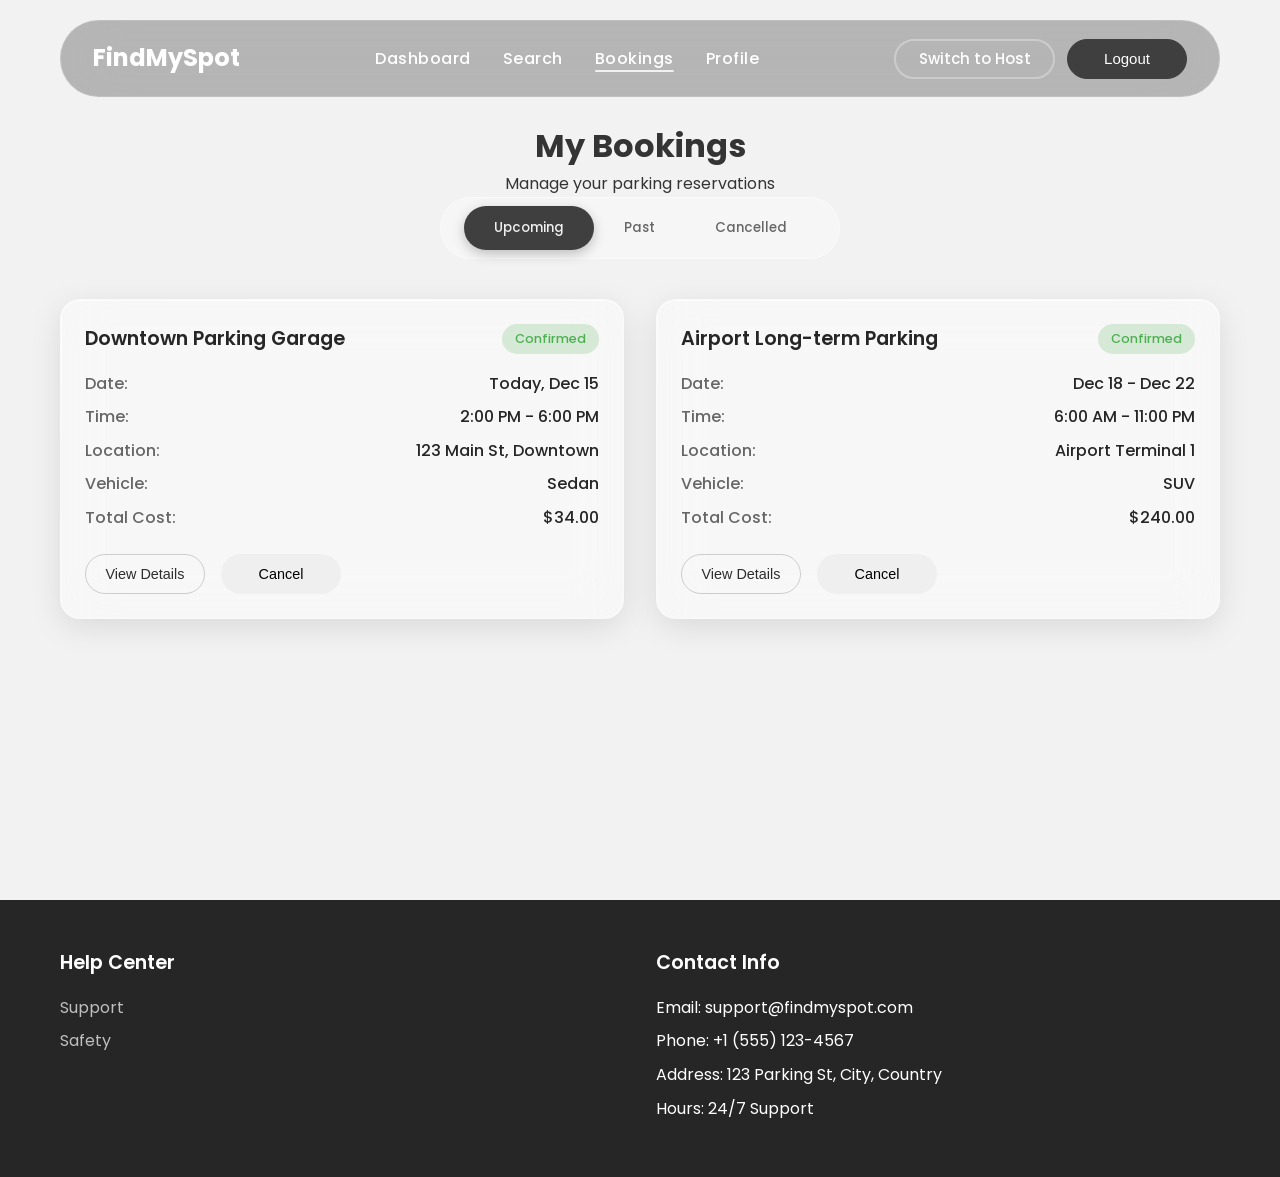
<file: customer-bookings.html>
<!DOCTYPE html>
<html lang="en">
<head>
    <meta charset="UTF-8">
    <meta name="viewport" content="width=device-width, initial-scale=1.0">
    <title>My Bookings - FindMySpot</title>
    <link href="https://fonts.googleapis.com/css2?family=Poppins:wght@300;400;500;600;700&display=swap" rel="stylesheet">
    <link rel="stylesheet" href="css/style.css">
    <link rel="stylesheet" href="css/animations.css">
</head>
<body>
    <!-- Header -->
    <header class="header">
        <div class="container">
            <div class="nav-wrapper">
                <div class="logo">
                    <h2>FindMySpot</h2>
                </div>
                <button class="hamburger" id="hamburger" type="button" aria-label="Toggle navigation" aria-expanded="false" aria-controls="navMenu">
                    <span class="bar"></span>
                    <span class="bar"></span>
                    <span class="bar"></span>
                </button>
                <nav class="nav-menu" id="navMenu">
                    <ul class="nav-list">
                        <li><a href="customer-dashboard.html" class="nav-link">Dashboard</a></li>
                        <li><a href="search.html" class="nav-link">Search</a></li>
                        <li><a href="customer-bookings.html" class="nav-link active">Bookings</a></li>
                        <li><a href="customer-profile.html" class="nav-link">Profile</a></li>
                    </ul>
                    <div class="user-actions mobile">
                        <div class="role-switch">
                            <a href="host-dashboard.html" class="btn btn-ghost role-toggle" id="roleToggle" style="color:#ffffff; border: 2px solid #cccccc;">Switch to Host</a>
                        </div>
                        <button class="btn btn-primary" onclick="logout()">Logout</button>
                    </div>
                </nav>
                <div class="user-actions desktop">
                    <div class="role-switch">
<a href="host-dashboard.html" class="btn btn-ghost role-toggle" id="roleToggle" style="color:#ffffff; border: 2px solid #cccccc;">Switch to Host</a>
                    </div>
                    <button class="btn btn-primary" onclick="logout()">Logout</button>
                </div>
            </div>
        </div>
    </header>

    <main class="bookings-page">
        <div class="container">
            <div class="page-header">
                <h1 style="text-align:center;">My Bookings</h1>
                <p style="text-align:center;">Manage your parking reservations</p>
            </div>

            <div class="bookings-tabs">
                <button class="tab-btn active" onclick="showTab('upcoming')">Upcoming</button>
                <button class="tab-btn" onclick="showTab('past')">Past</button>
                <button class="tab-btn" onclick="showTab('cancelled')">Cancelled</button>
            </div>

            <div class="bookings-content">
                <!-- Upcoming Bookings -->
                <div class="tab-content active" id="upcoming">
                    <div class="bookings-grid">
                        <div class="booking-card glass-card">
                            <div class="booking-header">
                                <h3>Downtown Parking Garage</h3>
                                <span class="booking-status confirmed">Confirmed</span>
                            </div>
                            <div class="booking-details">
                                <div class="detail-item">
                                    <span class="label">Date:</span>
                                    <span class="value">Today, Dec 15</span>
                                </div>
                                <div class="detail-item">
                                    <span class="label">Time:</span>
                                    <span class="value">2:00 PM - 6:00 PM</span>
                                </div>
                                <div class="detail-item">
                                    <span class="label">Location:</span>
                                    <span class="value">123 Main St, Downtown</span>
                                </div>
                                <div class="detail-item">
                                    <span class="label">Vehicle:</span>
                                    <span class="value">Sedan</span>
                                </div>
                                <div class="detail-item">
                                    <span class="label">Total Cost:</span>
                                    <span class="value">$34.00</span>
                                </div>
                            </div>
                            <div class="booking-actions">
                                <button class="btn btn-ghost btn-sm" onclick="viewBookingDetails('PKG-2024-001')">View Details</button>
                                <button class="btn btn-danger btn-sm" onclick="cancelBooking('PKG-2024-001')">Cancel</button>
                            </div>
                        </div>

                        <div class="booking-card glass-card">
                            <div class="booking-header">
                                <h3>Airport Long-term Parking</h3>
                                <span class="booking-status confirmed">Confirmed</span>
                            </div>
                            <div class="booking-details">
                                <div class="detail-item">
                                    <span class="label">Date:</span>
                                    <span class="value">Dec 18 - Dec 22</span>
                                </div>
                                <div class="detail-item">
                                    <span class="label">Time:</span>
                                    <span class="value">6:00 AM - 11:00 PM</span>
                                </div>
                                <div class="detail-item">
                                    <span class="label">Location:</span>
                                    <span class="value">Airport Terminal 1</span>
                                </div>
                                <div class="detail-item">
                                    <span class="label">Vehicle:</span>
                                    <span class="value">SUV</span>
                                </div>
                                <div class="detail-item">
                                    <span class="label">Total Cost:</span>
                                    <span class="value">$240.00</span>
                                </div>
                            </div>
                            <div class="booking-actions">
                                <button class="btn btn-ghost btn-sm" onclick="viewBookingDetails('PKG-2024-002')">View Details</button>
                                <button class="btn btn-danger btn-sm" onclick="cancelBooking('PKG-2024-002')">Cancel</button>
                            </div>
                        </div>
                    </div>
                </div>

                <!-- Past Bookings -->
                <div class="tab-content" id="past">
                    <div class="bookings-grid">
                        <div class="booking-card glass-card">
                            <div class="booking-header">
                                <h3>City Center Parking</h3>
                                <span class="booking-status completed">Completed</span>
                            </div>
                            <div class="booking-details">
                                <div class="detail-item">
                                    <span class="label">Date:</span>
                                    <span class="value">Dec 10, 2024</span>
                                </div>
                                <div class="detail-item">
                                    <span class="label">Time:</span>
                                    <span class="value">9:00 AM - 5:00 PM</span>
                                </div>
                                <div class="detail-item">
                                    <span class="label">Location:</span>
                                    <span class="value">456 Center St, City</span>
                                </div>
                                <div class="detail-item">
                                    <span class="label">Vehicle:</span>
                                    <span class="value">Hatchback</span>
                                </div>
                                <div class="detail-item">
                                    <span class="label">Total Cost:</span>
                                    <span class="value">$48.00</span>
                                </div>
                            </div>
                            <div class="booking-actions">
                                <button class="btn btn-ghost btn-sm" onclick="viewBookingDetails('PKG-2024-003')">View Details</button>
                                <button class="btn btn-primary btn-sm" onclick="rebookSpot('PKG-2024-003')">Rebook</button>
                            </div>
                        </div>

                        <div class="booking-card glass-card">
                            <div class="booking-header">
                                <h3>Mall Parking Lot</h3>
                                <span class="booking-status completed">Completed</span>
                            </div>
                            <div class="booking-details">
                                <div class="detail-item">
                                    <span class="label">Date:</span>
                                    <span class="value">Dec 5, 2024</span>
                                </div>
                                <div class="detail-item">
                                    <span class="label">Time:</span>
                                    <span class="value">2:00 PM - 8:00 PM</span>
                                </div>
                                <div class="detail-item">
                                    <span class="label">Location:</span>
                                    <span class="value">789 Shopping Mall Dr</span>
                                </div>
                                <div class="detail-item">
                                    <span class="label">Vehicle:</span>
                                    <span class="value">Sedan</span>
                                </div>
                                <div class="detail-item">
                                    <span class="label">Total Cost:</span>
                                    <span class="value">$24.00</span>
                                </div>
                            </div>
                            <div class="booking-actions">
                                <button class="btn btn-ghost btn-sm" onclick="viewBookingDetails('PKG-2024-004')">View Details</button>
                                <button class="btn btn-primary btn-sm" onclick="rebookSpot('PKG-2024-004')">Rebook</button>
                            </div>
                        </div>
                    </div>
                </div>

                <!-- Cancelled Bookings -->
                <div class="tab-content" id="cancelled">
                    <div class="bookings-grid">
                        <div class="booking-card glass-card">
                            <div class="booking-header">
                                <h3>Business District Parking</h3>
                                <span class="booking-status cancelled">Cancelled</span>
                            </div>
                            <div class="booking-details">
                                <div class="detail-item">
                                    <span class="label">Date:</span>
                                    <span class="value">Dec 8, 2024</span>
                                </div>
                                <div class="detail-item">
                                    <span class="label">Time:</span>
                                    <span class="value">10:00 AM - 4:00 PM</span>
                                </div>
                                <div class="detail-item">
                                    <span class="label">Location:</span>
                                    <span class="value">321 Business Ave</span>
                                </div>
                                <div class="detail-item">
                                    <span class="label">Vehicle:</span>
                                    <span class="value">SUV</span>
                                </div>
                                <div class="detail-item">
                                    <span class="label">Refund:</span>
                                    <span class="value">$36.00</span>
                                </div>
                            </div>
                            <div class="booking-actions">
                                <button class="btn btn-ghost btn-sm" onclick="viewBookingDetails('PKG-2024-005')">View Details</button>
                                <button class="btn btn-primary btn-sm" onclick="rebookSpot('PKG-2024-005')">Rebook</button>
                            </div>
                        </div>
                    </div>
                </div>
            </div>
        </div>
    </main>

    <!-- Booking Details Modal -->
    <div class="modal" id="bookingDetailsModal">
        <div class="modal-content">
            <div class="modal-header">
                <h3>Booking Details</h3>
                <button class="modal-close" onclick="closeBookingDetailsModal()">×</button>
            </div>
            <div class="booking-details-content">
                <!-- Details will be populated by JavaScript -->
            </div>
        </div>
    </div>

    <!-- Cancel Booking Modal -->
    <div class="modal" id="cancelBookingModal">
        <div class="modal-content">
            <div class="modal-header">
                <h3>Cancel Booking</h3>
                <button class="modal-close" onclick="closeCancelBookingModal()">×</button>
            </div>
            <div class="cancel-content">
                <p>Are you sure you want to cancel this booking?</p>
                <div class="cancel-details">
                    <p><strong>Booking ID:</strong> <span id="cancelBookingId"></span></p>
                    <p><strong>Refund Amount:</strong> <span id="refundAmount"></span></p>
                </div>
            </div>
            <div class="modal-actions">
                <button class="btn btn-ghost" onclick="closeCancelBookingModal()">Keep Booking</button>
                <button class="btn btn-danger" onclick="confirmCancellation()">Cancel Booking</button>
            </div>
        </div>
    </div>

<!-- Footer -->
<footer class="footer">
    <div class="container">
        <div class="footer-content">
            <div class="footer-section">
                <h4>Help Center</h4>
                <ul>
                    <li><a href="#">Support</a></li>
                    <li><a href="#">Safety</a></li>
                </ul>
            </div>
            <div class="footer-section">
                <h4>Contact Info</h4>
                <ul>
                    <li>Email: support@findmyspot.com</li>
                    <li>Phone: +1 (555) 123-4567</li>
                    <li>Address: 123 Parking St, City, Country</li>
                    <li>Hours: 24/7 Support</li>
                </ul>
            </div>
        </div>
    </div>
</footer>

    <script src="js/customer-bookings.js"></script>
    <script>
        // Hamburger menu toggle for mobile
        document.addEventListener('DOMContentLoaded', function() {
            const hamburger = document.getElementById('hamburger');
            const navMenu = document.getElementById('navMenu');
            if (hamburger && navMenu) {
                hamburger.addEventListener('click', function(e) {
                    hamburger.classList.toggle('active');
                    navMenu.classList.toggle('active');
                });
                document.addEventListener('click', function(e) {
                    if (!hamburger.contains(e.target) && !navMenu.contains(e.target)) {
                        hamburger.classList.remove('active');
                        navMenu.classList.remove('active');
                    }
                });
            }
        });
    </script>
</body>
</html>
</file>
<file: css/style.css>
/* Make Leaflet popup close (cross) button bigger, more visible, and easier to access */
.leaflet-popup-close-button {
    width: 28px;
    height: 28px;
    font-size: 1.5rem;
}

/* customer profile */
@media (max-width: 900px) {
    .profile-page .container {
        padding: 0 !important;
        max-width: 100vw !important;
        width: 100vw !important;
    }

    .profile-content {
        display: flex !important;
        flex-direction: column !important;
        gap: 24px !important;
        width: 100vw !important;
        max-width: 100vw !important;
        margin: 0 !important;
    }

    .profile-card,
    .profile-sidebar,
    .sidebar-card {
        width: 100vw !important;
        max-width: 100vw !important;
        min-width: 0 !important;
        box-sizing: border-box !important;
        margin: 0 !important;
        border-radius: 0 !important;
        display: block !important;
    }

    .profile-card,
    .sidebar-card,
    .profile-sidebar {
        padding-left: 1.1rem !important;
        padding-right: 1.1rem !important;
    }

    .sidebar-card {
        margin-bottom: 18px !important;
    }

    .profile-sidebar {
        flex-direction: column !important;
        gap: 24px !important;
        padding: 0 !important;
        width: 100vw !important;
        max-width: 100vw !important;
        display: block !important;
    }
}

/* Global Styles */
* {
    margin: 0;
    padding: 0;
    box-sizing: border-box;
}

body {
    font-family: 'Poppins', sans-serif;
    background-color: #F2F2F2;
    line-height: 1.6;
    color: #343434;
    overflow-x: hidden;
}

.container {
    max-width: 1200px;
    margin: 0 auto;
    padding: 0 20px;
}

/* Glass Card Effect */
.glass-card {
    background: rgba(255, 255, 255, 0.28);
    backdrop-filter: blur(26px);
    -webkit-backdrop-filter: blur(26px);
    border-radius: 20px;
    border: 1px solid rgba(255, 255, 255, 0.3);
    box-shadow:
        0 8px 32px rgba(0, 0, 0, 0.1),
        inset 0 1px 0 rgba(255, 255, 255, 0.5),
        inset 0 -1px 0 rgba(255, 255, 255, 0.1);
    position: relative;
    overflow: hidden;
}

.glass-card::before {
    content: '';
    position: absolute;
    top: 0;
    left: 0;
    right: 0;
    height: 1px;
    background: linear-gradient(90deg,
            transparent,
            rgba(255, 255, 255, 0.8),
            transparent);
}

.glass-card::after {
    content: '';
    position: absolute;
    top: 0;
    left: 0;
    width: 1px;
    height: 100%;
    background: linear-gradient(180deg,
            rgba(255, 255, 255, 0.8),
            transparent,
            rgba(255, 255, 255, 0.3));
}

/* Header Styles */
.header {
    position: fixed;
    top: 0;
    left: 0;
    right: 0;
    z-index: 1000;
    padding: 1.25rem 0;
    transition: all 0.3s ease;
}

.nav-wrapper {
    display: flex;
    justify-content: space-between;
    align-items: center;
    background: rgba(0, 0, 0, 0.25);
    backdrop-filter: blur(32px);
    -webkit-backdrop-filter: blur(16px);
    border-radius: 50px;
    padding: 1.1rem 2rem;
    border: 1px solid rgba(255, 255, 255, 0.15);
    width: 100%;
    margin: 0 auto;
}

.logo h2 {
    color: #ffffff;
    font-weight: 700;
    font-size: 1.5rem;
}


.nav-menu {
    display: flex;
}

.nav-list {
    display: flex;
    list-style: none;
    gap: 2rem;
}

.nav-link {
    text-decoration: none;
    color: #ffffff;
    font-weight: 500;
    font-size: 16px;
    letter-spacing: 0.5px;
    transition: all 0.3s ease;
    position: relative;
}

.nav-link:hover {
    color: #ededed;
}

.nav-link::after {
    content: '';
    position: absolute;
    left: 0;
    bottom: -2px;
    width: 0;
    height: 2px;
    background: #fff;
    transition: width 0.3s ease, opacity 0.3s ease;
    opacity: 0.8;
    border-radius: 2px;
}

.nav-link:hover::after,
.nav-link.active::after {
    width: 100%;
}

.auth-buttons {
    display: flex;
    gap: 1rem;
    align-items: center;
}

.auth-buttons.desktop {
    display: flex;
}

.auth-buttons.mobile {
    display: none;
}


.btn {
    padding: 0.55rem 1.4rem;
    border-radius: 30px;
    text-decoration: none;
    font-weight: 500;
    font-size: 15px;
    transition: all 0.3s ease;
    border: none;
    cursor: pointer;
    display: inline-flex;
    align-items: center;
    justify-content: center;
    gap: 0.5rem;
    vertical-align: middle;
    min-height: 40px;
    line-height: 1.2;
    min-width: 120px;
}

.btn-ghost {
    background: transparent;
    color: #2d2d2d;
    border: 1px solid rgba(38, 38, 38, 0.2);
    box-shadow: none;
    min-width: 120px;
}

.btn-ghost:hover {
    background: rgba(38, 38, 38, 0.1);
    transform: scale(1.05);
    box-shadow: 0 0 12px rgba(38, 38, 38, 0.2);
}

.btn-primary {
    background: #3F3F3F;
    color: white;
    border: 1px solid #3F3F3F;
    min-width: 120px;
    box-shadow: none;
}

.btn-primary:hover {
    background: #4D4D4D;
    transform: scale(1.05);
    box-shadow: 0 0 12px rgba(63, 63, 63, 0.3);
}

.btn-glow:hover {
    box-shadow: 0 0 20px rgba(63, 63, 63, 0.4);
}

/* Hamburger Menu */
.hamburger {
    display: none;
    flex-direction: column;
    cursor: pointer;
    gap: 4px;
    background: transparent !important;
    border: none;
    box-shadow: none;
}

.hamburger span {
    width: 25px;
    height: 3px;
    background: #fff !important;
    transition: all 0.3s ease;
    border-radius: 2px;
}

.hamburger.active span:nth-child(1) {
    transform: rotate(45deg) translate(5px, 5px);
}

.hamburger.active span:nth-child(2) {
    opacity: 0;
}

.hamburger.active span:nth-child(3) {
    transform: rotate(-45deg) translate(7px, -6px);
}

/* Hero Section */
.hero {
    position: relative;
    height: 100vh;
    display: flex;
    align-items: center;
    justify-content: center;
    overflow: hidden;
}

.hero-background {
    position: absolute;
    top: 0;
    left: 0;
    width: 100%;
    height: 100%;
    z-index: -2;
}

.hero-image {
    width: 100%;
    height: 100%;
    object-fit: cover;
    animation: zoomOut 1s ease-out;
}

.hero-overlay {
    position: absolute;
    top: 0;
    left: 0;
    width: 100%;
    height: 100%;
    background: rgba(0, 0, 0, 0.3);
    z-index: -1;
}

.hero-content {
    text-align: center;
    color: white;
    z-index: 1;
}

.hero-title {
    font-size: clamp(4rem, 3vw, 4rem);
    font-weight: 600;
    margin-bottom: 1rem;
    word-spacing: normal;
    /* white-space: normal; */
    letter-spacing: 0em;
    opacity: 0;
    transform: translateY(50px);
    animation: fadeInUp 1s ease-out 0.5s forwards;
    text-shadow: 0 6px 10px rgba(0, 0, 0, 100);

}

.hero-subtitle {
    font-size: 1.25rem;
    color: #ffffff;
    margin-bottom: 2rem;
    opacity: 0;
    transform: translateY(30px);
    animation: fadeInUp 0.8s ease-out 1s forwards;
    text-shadow: 0 6px 10px rgba(0, 0, 0, 100);

}

.hero-buttons {
    display: flex;
    gap: 1rem;
    justify-content: center;
    flex-wrap: wrap;
    opacity: 0;
    transform: translateY(30px);
    animation: fadeInUp 0.8s ease-out 1.2s forwards;
    flex-direction: row;
    align-items: center;
}

.hero-buttons .btn {
    padding: 1rem 2rem;
    font-size: 1.1rem;
    font-weight: 600;
    width: auto;
    max-width: 300px;
}

.hero-buttons .btn-ghost {
    background: rgba(255, 255, 255, 0.3);
    color: white;
    border: 2px solid rgba(255, 255, 255, 0.3);
    backdrop-filter: blur(16px);
}

.hero-buttons .btn-ghost:hover {
    background: rgba(255, 255, 255, 0.2);
    border-color: rgba(255, 255, 255, 0.5);
}

/* Featured Spots Section */
.featured-spots {
    padding: 5rem 0;
    background: #F2F2F2;
}

.section-title {
    font-size: 2.5rem;
    font-weight: 700;
    text-align: center;
    margin-bottom: 1rem;
    color: #343434;
    opacity: 0;
    transform: translateY(30px);
    transition: all 0.8s ease;
}

.section-subtitle {
    font-size: 1.1rem;
    text-align: center;
    color: #666;
    margin-bottom: 3rem;
    opacity: 0;
    transform: translateY(20px);
    transition: all 0.8s ease 0.2s;
}

.animate-on-scroll .section-title,
.animate-on-scroll .section-subtitle {
    opacity: 0;
    transform: translateY(30px);
}

.animate-on-scroll.animated .section-title,
.animate-on-scroll.animated .section-subtitle {
    opacity: 1;
    transform: translateY(0);
}

/* Fix: Always show section headings and subheadings */
.section-title,
.section-subtitle {
    opacity: 1 !important;
    transform: none !important;
}

.featured-grid {
    display: grid;
    grid-template-columns: repeat(auto-fit, minmax(300px, 1fr));
    gap: 2rem;
    margin-top: 3rem;
}

.featured-card {
    padding: 0;
    overflow: hidden;
    transition: all 0.3s ease;
    cursor: pointer;
}

.featured-card:hover {
    transform: translateY(-10px);
    box-shadow: 0 20px 40px rgba(0, 0, 0, 0.15);
}

.featured-image {
    height: 200px;
    overflow: hidden;
}

.featured-image img {
    width: 100%;
    height: 100%;
    object-fit: cover;
    transition: transform 0.3s ease;
}

.featured-card:hover .featured-image img {
    transform: scale(1.1);
}

.featured-content {
    padding: 1.5rem;
}

.featured-content h3 {
    font-size: 1.3rem;
    font-weight: 600;
    color: #262626;
    margin-bottom: 0.5rem;
}

.featured-price {
    font-size: 1.5rem;
    font-weight: 700;
    color: #3F3F3F;
    margin-bottom: 0.5rem;
}

.featured-location {
    color: #666;
    margin-bottom: 1rem;
}

.featured-amenities {
    display: flex;
    gap: 0.5rem;
    flex-wrap: wrap;
}

.amenity-tag {
    background: rgba(76, 175, 80, 0.2);
    color: #4CAF50;
    padding: 0.3rem 0.8rem;
    border-radius: 15px;
    font-size: 0.8rem;
    font-weight: 500;
}

/* Why FindMySpot Section */
.why-findmyspot {
    padding: 5rem 0;
    background: linear-gradient(135deg, #3F3F3F 0%, #262626 100%);
    color: white;
    position: relative;
    overflow: hidden;
}

.why-findmyspot::before {
    content: '';
    position: absolute;
    top: 0;
    left: 0;
    right: 0;
    bottom: 0;
    background: url('data:image/svg+xml,<svg xmlns="http://www.w3.org/2000/svg" viewBox="0 0 100 100"><defs><pattern id="grid" width="10" height="10" patternUnits="userSpaceOnUse"><path d="M 10 0 L 0 0 0 10" fill="none" stroke="rgba(255,255,255,0.05)" stroke-width="1"/></pattern></defs><rect width="100" height="100" fill="url(%23grid)"/></svg>');
    opacity: 0.3;
}

.why-content {
    display: grid;
    grid-template-columns: 1fr 2fr;
    gap: 4rem;
    align-items: center;
    position: relative;
    z-index: 1;
}

.visual-card {
    background: rgba(255, 255, 255, 0.1);
    border: 1px solid rgba(255, 255, 255, 0.2);
    padding: 3rem;
    text-align: center;
    backdrop-filter: blur(20px);
    height: 720px;
}

.visual-icon {
    margin-bottom: 2rem;
}

.visual-icon svg {
    color: #ffffff;
    filter: drop-shadow(0 0 10px rgba(76, 175, 80, 0.3));
}

.visual-card h3 {
    font-size: 1.8rem;
    font-weight: 600;
    margin-bottom: 1rem;
    color: white;
}

.visual-card p {
    color: #ffffff;
    font-size: 1.1rem;
}

.benefit-row {
    display: grid;
    gap: 2rem;
}

.benefit-card {
    background: rgba(255, 255, 255, 0.08);
    border: 1px solid rgba(255, 255, 255, 0.15);
    padding: 2rem;
    backdrop-filter: blur(20px);
}

.benefit-icon {
    margin-bottom: 1.5rem;
}

.benefit-icon svg {
    color: #ffffff;
}

.benefit-card h4 {
    font-size: 1.4rem;
    font-weight: 600;
    margin-bottom: 1rem;
    color: white;
}

.benefit-card ul {
    list-style: none;
}

.benefit-card li {
    color: #E7E7E7;
    margin-bottom: 0.8rem;
    padding-left: 1.5rem;
    position: relative;
}

.benefit-card li::before {
    content: '✓';
    position: absolute;
    left: 0;
    color: #ffffff;
    font-weight: bold;
}

/* Make "Why Choose FindMySpot" heading and subheading lighter for visibility */
.why-findmyspot .section-title,
.why-findmyspot .section-subtitle {
    color: #fff !important;
    text-shadow: 0 2px 16px rgba(0, 0, 0, 0.18);
}

/* Smart Location Finder card animation and centering */
@keyframes fadeInUp {
    from {
        opacity: 0;
        transform: translateY(20px);
    }

    to {
        opacity: 1;
        transform: translateY(0);
    }
}

.smart-location-card {
    display: flex;
    align-items: center;
    justify-content: center;
    min-height: 220px;
    position: relative;
    text-align: center;
    flex-direction: column;
    animation: fadeInUp 1s cubic-bezier(.4, 0, .2, 1) both;
}

.smart-location-content {
    display: flex;
    flex-direction: column;
    align-items: center;
    justify-content: center;
    height: 100%;
    width: 100%;
}

.smart-location-texts {
    display: flex;
    flex-direction: column;
    align-items: center;
    justify-content: center;
}

.smart-location-texts h3 {
    font-size: 1.5rem;
    font-weight: 700;
    margin-bottom: 0.5rem;
}

.smart-location-texts p {
    font-size: 1.1rem;
    color: #d5d5d5;
}


/* How It Works Section */
.how-it-works {
    padding: 100px 0;
    background: #E7E7E7;
    position: relative;
}

.how-it-works .section-title {
    text-align: center;
    font-size: 2.5rem;
    font-weight: 700;
    margin-bottom: 20px;
    color: #262626;
}

.how-it-works .section-subtitle {
    text-align: center;
    font-size: 1.2rem;
    color: #666666;
    margin-bottom: 40px;
    max-width: 600px;
    margin-left: auto;
    margin-right: auto;
}


.toggle-container {
    display: flex;
    justify-content: center;
    margin-bottom: 3rem;
}

.toggle-switch {
    background: rgba(180, 180, 180, 0.5);
    backdrop-filter: blur(16px);
    border-radius: 50px;
    padding: 0.5rem;
    display: flex;
    border: 1px solid rgba(255, 255, 255, 0.3);
    box-shadow: 0 8px 32px rgba(0, 0, 0, 0.1);
}

.toggle-btn {
    padding: 0.8rem 2rem;
    border: none;
    background: rgba(0, 0, 0, 0.1);
    color: #333;
    font-weight: 500;
    border-radius: 40px;
    cursor: pointer;
    transition: all 0.3s ease;
    font-family: 'Poppins', sans-serif;
}

.toggle-btn.active {
    background: #3F3F3F;
    color: white;
    box-shadow: 0 4px 12px rgba(63, 63, 63, 0.3);
}

.workflow-content {
    position: relative;
    min-height: 300px;
}

.workflow-content {
    position: relative;
    min-height: 350px;
}

.workflow {
    position: absolute;
    top: 0;
    left: 0;
    width: 100%;
    opacity: 0;
    transform: translateY(20px);
    transition: all 0.5s ease;
}

.workflow.active {
    opacity: 1;
    transform: translateY(0);
}

.workflow-steps {
    display: grid;
    grid-template-columns: 1fr 1fr 1fr 1fr;
    gap: 1.2rem;
    max-width: 1000px;
    margin: 0 auto;
    padding: 0 1.2rem 1.2rem 1.2rem;
    box-sizing: border-box;
}

.step {
    text-align: center;
    padding: 40px 25px;
    background: rgba(0, 0, 0, 0.8);
    border-radius: 20px;
    border: 1px solid rgba(255, 255, 255, 0.2);
    transition: all 0.3s ease;
    color: #EFEFEF;
    min-height: 220px;
    box-sizing: border-box;
}

@media (max-width: 1100px) {
    .workflow-steps {
        grid-template-columns: 1fr 1fr 1fr;
    }
}

@media (max-width: 900px) {
    .workflow-steps {
        grid-template-columns: 1fr 1fr;
    }

    .step {
        padding: 28px 12px;
        min-height: 170px;
        font-size: 0.97rem;
    }
}

@media (max-width: 600px) {
    .workflow-steps {
        grid-template-columns: 1fr 1fr;
        gap: 0.7rem;
        padding: 0 0.5rem 0.7rem 0.5rem;
    }

    .step {
        padding: 16px 6px;
        min-height: 120px;
        font-size: 0.93rem;
    }
}

@media (max-width: 400px) {
    .workflow-steps {
        grid-template-columns: 1fr;
    }

    .step {
        padding: 10px 2px;
        min-height: 80px;
        font-size: 0.89rem;
    }
}

.step:hover {
    transform: translateY(-5px);
    box-shadow: 0 10px 30px rgba(0, 0, 0, 0.3);
}

.step-icon {
    width: 60px;
    height: 60px;
    background: linear-gradient(135deg, #3F3F3F, #4D4D4D);
    color: #EFEFEF;
    border-radius: 50%;
    display: flex;
    align-items: center;
    justify-content: center;
    font-size: 1.5rem;
    font-weight: 700;
    margin: 0 auto 20px;
    box-shadow: 0 4px 12px rgba(63, 63, 63, 0.3);
}

.step h4 {
    font-size: 1.3rem;
    font-weight: 600;
    margin-bottom: 10px;
    color: #EFEFEF;
}

.step p {
    color: #DCDCDC;
    font-size: 14px;
    line-height: 1.5;
}

/* About Section */

.about-section {
    padding: 80px 0 60px 0;
    background: #f8f9fa;
    min-height: 600px;
    scroll-margin-top: 100px;
    scroll-behavior: smooth;
}

.about-title {
    text-align: center;
    font-size: 2.5rem;
    font-weight: 700;
    margin-bottom: 0.5rem;
}

.about-description {
    text-align: center;
    font-size: 1.2rem;
    margin-bottom: 2.5rem;
    color: #444;
}

.about-team-cards {
    display: flex;
    justify-content: center;
    gap: 3.5rem;
    flex-wrap: wrap;
}

.about-panel {
    height: 240px;
    width: 170px;
    position: relative;
}

.about-ring {
    position: absolute;
    top: 50%;
    left: 50%;
    transform: translateX(-50%) translateY(-50%);
    width: 100%;
    height: 100%;
}

.about-card,
.about-border,
.about-slide {
    display: flex;
    justify-content: center;
    align-items: center;
}

.about-card {
    background: #f0ead6;
    position: relative;
    transition: all 1s;
    height: 240px;
    width: 170px;
    border: 1px solid rgba(255, 255, 255, 1);
    border-radius: 32px;
    overflow: hidden;
}

.about-card1 {
    background-image: url('../uploads/me.jpg');
    background-size: cover;
    background-position: center;
}

.about-card2 {
    background-image: url('../uploads/Emon.png');
    background-size: cover;
    background-position: center;
}

.about-card3 {
    background-image: url('../uploads/auntu.jpg');
    background-size: cover;
    background-position: center;
}

.about-card4 {
    background-image: url('../uploads/sifat.jpg');
    background-size: cover;
    background-position: center;
}

.about-card5 {
    background-image: url('../uploads/arman.jpg');
    background-size: cover;
    background-position: center;
}

.about-border {
    position: absolute;
    top: 50%;
    left: 50%;
    transform: translate(-50%, -50%);
    border: 1px solid rgba(255, 255, 255, 0.5);
    height: 230px;
    width: 160px;
    border-radius: 28px;
    transition: border 1s;
    overflow: hidden;
    background: rgba(255, 255, 255, 0.05);
}

.about-name {
    font-size: 1.3rem;
    font-weight: 700;
    text-align: center;
    margin-top: 1.2rem;
    color: #222;
}

.about-slide {
    height: 230px;
    width: 160px;
    position: absolute;
    border-radius: 28px;
    bottom: -240px;
    background: rgba(0, 0, 0, 0.5);
    transition: bottom 1s;
    flex-direction: column;
    justify-content: flex-end;
}

.about-role {
    font-size: 1rem;
    color: #fff;
    margin-bottom: 1.2rem;
    text-align: center;
}

.about-panel:hover .about-card {
    filter: blur(1.5px);
}

.about-panel:hover .about-border {
    border: 1px solid rgba(255, 255, 255, 1);
}

.about-panel:hover .about-slide {
    bottom: 0px;
}

.about-panel:hover .about-name {
    color: rgba(34, 34, 34, 0.2);
}

.about-panel:hover .about-ring:before,
.about-panel:hover .about-ring:after {
    transform: translateX(-50%) translateY(-50%) rotate(310deg);
}

/* Testimonials Section */
.testimonials {
    padding: 100px 0;
    background: #F2F2F2;
    overflow: hidden;
}

.testimonials .section-subtitle {
    text-align: center;
    font-size: 1.2rem;
    color: #666666;
    margin-bottom: 40px;
    max-width: 600px;
    margin-left: auto;
    margin-right: auto;
}

.testimonials-container {
    margin-top: 60px;
}

.testimonial-row {
    display: flex;
    gap: 30px;
    animation: slideLeft 30s linear infinite;
}

.testimonial-card {
    min-width: 320px;
    max-width: 320px;
    padding: 30px;
    background: linear-gradient(135deg, rgba(0, 0, 0, 0.8), rgba(0, 0, 0, 0.6));
    border: 1px solid rgba(255, 255, 255, 0.2);
    flex-shrink: 0;
    color: #EFEFEF;
    box-shadow: 0 15px 35px rgba(0, 0, 0, 0.2);
    border-radius: 15px;
}

.stars {
    color: #FFD700;
    font-size: 1.2rem;
    margin-bottom: 15px;
}

.testimonial-card p {
    color: #DCDCDC;
    font-size: 16px;
    line-height: 1.6;
    margin-bottom: 20px;
}

.user-info {
    display: flex;
    align-items: center;
    gap: 15px;
}

.user-info img {
    width: 50px;
    height: 50px;
    border-radius: 50%;
    object-fit: cover;
    border: 2px solid rgba(255, 255, 255, 0.3);
}

.user-info h4 {
    font-size: 16px;
    font-weight: 600;
    color: #EFEFEF;
}

.user-info span {
    font-size: 14px;
    color: #ABABAB;
}

@keyframes slideLeft {
    from {
        transform: translateX(0);
    }

    to {
        transform: translateX(-100%);
    }
}


/* FAQ Section */
.faq-section {
    padding: 5rem 0;
    background: #F2F2F2;
}

.faq-container {
    max-width: 800px;
    margin: 3rem auto 0;
}

.faq-item {
    margin-bottom: 1rem;
    background: rgba(255, 255, 255, 0.3);
    border-radius: 30px;
    overflow: hidden;
    border: 1px solid rgba(0, 0, 0, 0.15);
    backdrop-filter: blur(16px);
}

.faq-question {
    width: 100%;
    padding: 1.5rem 2rem;
    background: none;
    border: none;
    text-align: left;
    font-size: 1.1rem;
    font-weight: 600;
    color: #262626;
    cursor: pointer;
    display: flex;
    justify-content: space-between;
    align-items: center;
    transition: all 0.3s ease;
    font-family: 'Poppins', sans-serif;
}

.faq-question:hover {
    background: rgba(255, 255, 255, 0.1);
}

.faq-icon {
    width: 20px;
    height: 20px;
    transition: transform 0.3s ease;
    color: #3F3F3F;
}

.faq-answer {
    max-height: 0;
    overflow: hidden;
    transition: max-height 0.3s ease;
}

.faq-item.active .faq-answer {
    max-height: 200px;
}

.faq-answer p {
    padding: 0 2rem 1.5rem;
    color: #666;
    line-height: 1.6;
}

/* Footer */
.footer {
    background: #262626;
    color: white;
    padding: 3rem 0 1rem;
}

.footer-content {
    display: grid;
    grid-template-columns: repeat(auto-fit, minmax(250px, 1fr));
    gap: 2rem;
    margin-bottom: 2rem;
}

.footer-section h4 {
    font-size: 1.2rem;
    font-weight: 600;
    margin-bottom: 1rem;
    color: white;
}

.footer-section ul {
    list-style: none;
}

.footer-section li {
    margin-bottom: 0.5rem;
}

.footer-section a {
    color: #BFBFBF;
    text-decoration: none;
    transition: color 0.3s ease;
}

.footer-section a:hover {
    color: white;
    text-decoration: underline;
}

.footer-bottom {
    text-align: center;
    padding-top: 2rem;
    border-top: 1px solid #3F3F3F;
    color: #BFBFBF;
}

/* Search Page Styles */
.search-page {
    padding-top: 0;
}

.search-hero {
    color: white;
    padding-bottom: 3rem;
    padding-top: 0;
    text-align: center;
    position: relative;
    z-index: 0;
}

.search-hero::before {
    content: '';
    position: absolute;
    top: 0;
    left: 0;
    width: 100vw;
    height: 100%;
    min-height: 340px;
    background: linear-gradient(135deg, #3F3F3F 0%, #262626 100%);
    z-index: -1;
}

.search-hero h1 {
    font-size: 2.5rem;
    font-weight: 700;
    margin-bottom: 1rem;
}

.search-hero .container {
    padding-top: 7.5rem;
}


.search-hero p {
    font-size: 1.1rem;
    color: #E7E7E7;
    margin-bottom: 2rem;
}

.hero-search-bar {
    display: flex;
    max-width: 500px;
    margin: 0 auto;
    background: rgba(255, 255, 255, 0.1);
    border-radius: 50px;
    padding: 0.5rem;
    backdrop-filter: blur(16px);
    border: 1px solid rgba(255, 255, 255, 0.2);
}

.hero-search-bar input {
    flex: 1;
    border: none;
    background: transparent;
    padding: 1rem 1.5rem;
    color: white;
    font-size: 1rem;
    outline: none;
}

.hero-search-bar input::placeholder {
    color: rgba(255, 255, 255, 0.7);
}

.hero-search-btn {
    background: #f2f2f2;
    color: #343434;
    border: none;
    padding: 1rem 1.5rem;
    border-radius: 40px;
    cursor: pointer;
    display: flex;
    align-items: center;
    gap: 0.5rem;
    font-weight: 500;
    transition: all 0.3s ease;
}

.hero-search-btn:hover {
    background: #cbcbcb;
    transform: scale(1.05);
}

.search-layout {
    display: grid;
    grid-template-columns: 300px 1fr;
    gap: 2rem;
    padding: 2rem 0;
    max-width: 1400px;
    margin: 0 auto;
    padding-left: 20px;
    padding-right: 20px;
}

.sidebar-toggle {
    display: none;
    position: fixed;
    top: 120px;
    left: 20px;
    z-index: 1000;
    background: #3F3F3F;
    color: white;
    border: none;
    padding: 0.8rem 1rem;
    border-radius: 10px;
    cursor: pointer;
    align-items: center;
    gap: 0.5rem;
    font-weight: 500;
    box-shadow: 0 4px 12px rgba(0, 0, 0, 0.2);
}

.search-sidebar {
    background: rgba(255, 255, 255, 0.3);
    backdrop-filter: blur(16px);
    border-radius: 20px;
    padding: 2rem;
    height: fit-content;
    position: stickytop;
    top: 120px;
    border: 1px solid rgba(255, 255, 255, 0.3);
    box-shadow: 0 8px 32px rgba(0, 0, 0, 0.1);
}

.sidebar-header {
    display: flex;
    justify-content: space-between;
    align-items: center;
    margin-bottom: 2rem;
}

.sidebar-header h3 {
    font-size: 1.5rem;
    font-weight: 600;
    color: #262626;
}

.sidebar-close {
    display: none;
    background: none;
    border: none;
    font-size: 1.5rem;
    color: #666;
    cursor: pointer;
}

.filter-group {
    margin-bottom: 1.5rem;
}

.filter-group label {
    display: block;
    font-weight: 600;
    color: #262626;
    margin-bottom: 0.5rem;
}

.filter-group input,
.filter-group select {
    width: 100%;
    padding: 0.8rem;
    border: 1px solid #BFBFBF;
    border-radius: 10px;
    background: rgba(255, 255, 255, 0.8);
    font-size: 1rem;
    color: #262626;
    transition: all 0.3s ease;
}

.filter-group input:focus,
.filter-group select:focus {
    outline: none;
    border-color: #3F3F3F;
    box-shadow: 0 0 0 3px rgba(63, 63, 63, 0.1);
}

.price-slider {
    margin-top: 0.5rem;
}

.price-slider input[type="range"] {
    width: 100%;
    height: 8px;
    border-radius: 5px;
    background: #E7E7E7;
    outline: none;
    /* -webkit-appearance: none; */
}

.price-slider input[type="range"]::-webkit-slider-thumb {
    -webkit-appearance: none;
    appearance: none;
    width: 20px;
    height: 20px;
    border-radius: 50%;
    background: #3F3F3F;
    cursor: pointer;
    box-shadow: 0 2px 6px rgba(0, 0, 0, 0.2);
}

.price-slider input[type="range"]::-moz-range-thumb {
    width: 20px;
    height: 20px;
    border-radius: 50%;
    background: #3F3F3F;
    cursor: pointer;
    border: none;
    box-shadow: 0 2px 6px rgba(0, 0, 0, 0.2);
}

.price-display {
    text-align: center;
    margin-top: 0.5rem;
    font-weight: 500;
    color: #3F3F3F;
}

.amenities-filter {
    display: flex;
    flex-direction: column;
    gap: 0.5rem;
}

.checkbox-container {
    display: flex;
    align-items: center;
    gap: 0.5rem;
    cursor: pointer;
    color: #262626;
}

.checkbox-container input[type="checkbox"] {
    width: auto;
    margin: 0;
}

.filter-actions {
    display: flex;
    gap: 1rem;
    margin-top: 2rem;
}

.btn-outline {
    background: transparent;
    color: #262626;
    border: 1px solid #BFBFBF;
}

.btn-outline:hover {
    background: rgba(38, 38, 38, 0.1);
}

.search-main {
    display: flex;
    flex-direction: column;
    gap: 2rem;
}

.search-map-container {
    height: 600px;
    border-radius: 15px;
    overflow: hidden;
    border: 2px solid #E7E7E7;
    box-shadow: 0 8px 32px rgba(0, 0, 0, 0.1);
    position: relative;
    z-index: 0;
}

.map {
    width: 100%;
    height: 100%;
    position: relative;
    z-index: 0;
}

.search-results {
    background: rgba(255, 255, 255, 0.3);
    backdrop-filter: blur(16px);
    border-radius: 20px;
    padding: 2rem;
    border: 1px solid rgba(255, 255, 255, 0.3);
}

.results-header {
    display: flex;
    justify-content: space-between;
    align-items: center;
    margin-bottom: 2rem;
}

.results-header h3 {
    font-size: 1.5rem;
    font-weight: 600;
    color: #262626;
}

.results-count {
    color: #666;
    font-weight: 500;
}

.spots-list {
    display: grid;
    grid-template-columns: 1fr 1fr;
    gap: 1.5rem;
}

@media (max-width: 700px) {
    .spots-list {
        grid-template-columns: 1fr;
    }
}

.spot-card {
    padding: 1.5rem;
    cursor: pointer;
    transition: all 0.3s ease;
    border: 1px solid rgba(255, 255, 255, 0.3);
    background: rgba(255, 255, 255, 0.4);
    display: flex;
    flex-direction: column;
    height: 100%;
}

.spot-card:hover {
    transform: translateY(-5px);
    box-shadow: 0 15px 35px rgba(0, 0, 0, 0.15);
}

.spot-card.highlighted {
    border-color: #4CAF50;
    box-shadow: 0 0 20px rgba(76, 175, 80, 0.3);
}

.spot-image {
    height: 200px;
    overflow: hidden;
    border-radius: 10px;
    margin-bottom: 1rem;
}

.spot-image img {
    width: 100%;
    height: 100%;
    object-fit: cover;
    transition: transform 0.3s ease;
}

.spot-card:hover .spot-image img {
    transform: scale(1.05);
}

.spot-header {
    display: flex;
    justify-content: space-between;
    align-items: flex-start;
    margin-bottom: 1rem;
}

.spot-title {
    font-size: 1.3rem;
    font-weight: 600;
    color: #262626;
    margin-bottom: 0.5rem;
}

.spot-location {
    color: #666;
    font-size: 0.9rem;
}

.spot-price {
    font-size: 1.5rem;
    font-weight: 700;
    color: #3F3F3F;
}

.spot-price span {
    font-size: 0.9rem;
    font-weight: 400;
    color: #666;
}

.spot-features {
    display: flex;
    justify-content: space-between;
    align-items: center;
    margin-bottom: 1rem;
}

.vehicle-icons {
    display: flex;
    gap: 0.5rem;
}

.vehicle-icon {
    background: rgba(63, 63, 63, 0.1);
    padding: 0.3rem 0.6rem;
    border-radius: 10px;
    font-size: 0.8rem;
    color: #3F3F3F;
}

.spot-rating {
    display: flex;
    align-items: center;
    gap: 0.5rem;
}

.stars {
    color: #FFD700;
}

.spot-amenities {
    display: flex;
    gap: 0.5rem;
    flex-wrap: wrap;
    margin-bottom: 1rem;
}

.spot-actions {
    display: flex;
    justify-content: space-between;
    align-items: center;
}

.spot-distance {
    color: #666;
    font-size: 0.9rem;
}

.btn-sm {
    padding: 0.5rem 1rem;
    font-size: 0.9rem;
}


/* Login Pages */
.login-page {
    min-height: 100vh;
    position: relative;
    display: flex;
    align-items: center;
    justify-content: center;
}

.login-background {
    position: absolute;
    top: 0;
    left: 0;
    width: 100%;
    height: 100%;
    z-index: -2;
}

.login-background .bg-image {
    width: 100%;
    height: 100%;
    object-fit: cover;
}

.login-overlay {
    position: absolute;
    top: 0;
    left: 0;
    width: 100%;
    height: 100%;
    background: rgba(0, 0, 0, 0.5);
    z-index: -1;
}

.login-container {
    z-index: 1;
    width: 100%;
    max-width: 450px;
    margin: 0 20px;
}

.login-card {
    padding: 40px;
    margin: 20px 0;
}

.login-header {
    text-align: center;
    margin-bottom: 30px;
}

.login-header h2 {
    font-size: 2rem;
    font-weight: 700;
    color: #262626;
    margin-bottom: 10px;
}

logo-small {
    font-size: 1.2rem;
    font-weight: 600;
    color: #666666;
}

.role-toggle {
    display: flex;
    justify-content: center;
    margin-bottom: 30px;
}

/* Pill-shaped glassy background for toggle buttons */
.toggle-pill.glass-pill {
    display: flex;
    gap: 0.5rem;
    background: rgba(255, 255, 255, 0.18);
    border-radius: 999px;
    box-shadow: 0 4px 24px rgba(0, 0, 0, 0.12);
    padding: 0.25rem 0.5rem;
    backdrop-filter: blur(12px);
    border: 1px solid rgba(255, 255, 255, 0.22);
    align-items: center;
    justify-content: center;
    margin-bottom: 1.5rem;
}

.login-form {
    display: flex;
    flex-direction: column;
    gap: 20px;
}

.form-group {
    display: flex;
    flex-direction: column;
}

.form-group label {
    font-weight: 500;
    color: #4D4D4D;
    margin-bottom: 8px;
}

.form-group input,
.form-group select,
.form-group textarea {
    padding: 12px 16px;
    border: 1px solid rgba(0, 0, 0, 0.2);
    border-radius: 10px;
    font-family: 'Poppins', sans-serif;
    font-size: 16px;
    background: rgba(255, 255, 255, 0.6);
    backdrop-filter: blur(10px);
    transition: all 0.3s ease;
}

.form-group input:focus,
.form-group select:focus,
.form-group textarea:focus {
    outline: none;
    border-color: #3F3F3F;
    box-shadow: 0 0 0 3px rgba(63, 63, 63, 0.1);
    background: rgba(255, 255, 255, 0.8);
}

.form-options {
    display: flex;
    justify-content: space-between;
    align-items: center;
    margin: 10px 0;
}

.checkbox-container {
    display: flex;
    align-items: center;
    cursor: pointer;
    color: #4D4D4D;
    font-size: 14px;
}

.checkbox-container input[type="checkbox"] {
    margin-right: 8px;
}

.forgot-password {
    color: #666666;
    text-decoration: none;
    font-size: 14px;
    transition: color 0.3s ease;
}

.forgot-password:hover {
    color: #3F3F3F;
}

.login-footer {
    text-align: center;
    margin-top: 30px;
    padding-top: 20px;
    border-top: 1px solid rgba(0, 0, 0, 0.1);
}

.login-footer a {
    color: #3F3F3F;
    text-decoration: none;
    font-weight: 500;
}

.login-footer a:hover {
    text-decoration: underline;
}

.error-message {
    color: #ff4757;
    font-size: 12px;
    margin-top: 5px;
    display: none;
}

.form-group.error input {
    border-color: #ff4757;
    box-shadow: 0 0 0 3px rgba(255, 71, 87, 0.1);
}

.form-group.error .error-message {
    display: block;
}

.form-group.success input {
    border-color: #2ed573;
    box-shadow: 0 0 0 3px rgba(46, 213, 115, 0.1);
}

/*registration page*/

.register-page {
    min-height: 100vh;
    position: relative;
    display: flex;
    align-items: center;
    justify-content: center;
    padding: 40px 0;
}

.register-background {
    position: absolute;
    top: 0;
    left: 0;
    width: 100%;
    height: 100%;
    z-index: -2;
}

.register-background .bg-image {
    width: 100%;
    height: 100%;
    object-fit: cover;
}

.register-overlay {
    position: absolute;
    top: 0;
    left: 0;
    width: 100%;
    height: 100%;
    background: rgba(0, 0, 0, 0.5);
    z-index: -1;
}

.register-container {
    z-index: 1;
    width: 100%;
    max-width: 500px;
    margin: 0 20px;
}

.register-card {
    padding: 40px;
    margin: 20px 0;
}

.register-header {
    text-align: center;
    margin-bottom: 30px;
}

.register-header h2 {
    font-size: 2rem;
    font-weight: 700;
    color: #262626;
    margin-bottom: 10px;
}

.register-form {
    display: none;
    flex-direction: column;
    gap: 20px;
}

.register-form.active {
    display: flex;
}

.form-row {
    display: flex;
    gap: 15px;
}

.form-row .form-group {
    flex: 1;
}

.password-strength {
    height: 4px;
    background: #E7E7E7;
    border-radius: 2px;
    margin-top: 5px;
    overflow: hidden;
}

.password-strength::after {
    content: '';
    display: block;
    height: 100%;
    background: #ff4757;
    width: 0%;
    transition: all 0.3s ease;
}

.password-strength.weak::after {
    width: 33%;
    background: #ff4757;
}

.password-strength.medium::after {
    width: 66%;
    background: #ffa726;
}

.password-strength.strong::after {
    width: 100%;
    background: #2ed573;
}

.register-footer {
    text-align: center;
    margin-top: 30px;
    padding-top: 20px;
    border-top: 1px solid rgba(0, 0, 0, 0.1);
}

.register-footer a {
    color: #3F3F3F;
    text-decoration: none;
    font-weight: 500;
}

.register-footer a:hover {
    text-decoration: underline;
}

/* Modal */
.modal {
    display: none;
    position: fixed;
    z-index: 10000;
    left: 0;
    top: 0;
    width: 100%;
    height: 100%;
    background: rgba(0, 0, 0, 0.5);
    backdrop-filter: blur(5px);
    align-items: center;
    justify-content: center;
}

.modal-content {
    position: relative;
    padding: 40px;
    max-width: 500px;
    width: 90%;
    max-height: 90vh;
    overflow-y: auto;
    margin: auto;
    background: rgba(255, 255, 255, 0.95);
    backdrop-filter: blur(20px);
    border-radius: 20px;
    border: 1px solid rgba(255, 255, 255, 0.3);
    box-shadow: 0 20px 40px rgba(0, 0, 0, 0.2);
}

.modal-header {
    display: flex;
    justify-content: space-between;
    align-items: center;
    margin-bottom: 20px;
}

.modal-close {
    background: none;
    border: none;
    font-size: 24px;
    cursor: pointer;
    color: #666666;
    padding: 0;
    width: 30px;
    height: 30px;
    display: flex;
    align-items: center;
    justify-content: center;
}

.modal-close:hover {
    color: #262626;
}

.success-icon {
    text-align: center;
    margin-bottom: 20px;
}

.success-icon svg {
    color: #2ed573;
    animation: checkmark 0.6s ease-in-out;
}

.modal-content h3 {
    text-align: center;
    font-size: 1.5rem;
    font-weight: 600;
    color: #262626;
    margin-bottom: 15px;
}

.modal-content p {
    text-align: center;
    color: #666666;
    margin-bottom: 30px;
}

.modal-actions {
    display: flex;
    gap: 15px;
    justify-content: center;
}

/* Host Dashboard */
.kpi-section {
    margin-bottom: 60px;
}

.kpi-grid {
    display: grid;
    grid-template-columns: repeat(auto-fit, minmax(250px, 1fr));
    gap: 30px;
    margin-bottom: 40px;
}

.kpi-card {
    padding: 30px;
    text-align: center;
    transition: all 0.3s ease;
}

.kpi-card:hover {
    transform: translateY(-5px);
    box-shadow: 0 15px 35px rgba(0, 0, 0, 0.1);
}

.kpi-icon {
    width: 60px;
    height: 60px;
    margin: 0 auto 20px;
    background: rgba(63, 63, 63, 0.1);
    border-radius: 50%;
    display: flex;
    align-items: center;
    justify-content: center;
    color: #3F3F3F;
}

.kpi-content h3 {
    font-size: 1.1rem;
    font-weight: 500;
    color: #666666;
    margin-bottom: 10px;
}

.kpi-value {
    font-size: 2.5rem;
    font-weight: 700;
    color: #262626;
    margin-bottom: 5px;
}

.kpi-change {
    font-size: 14px;
    font-weight: 500;
}

.kpi-change.positive {
    color: #2ed573;
}

.kpi-change.negative {
    color: #ff4757;
}

.kpi-change.neutral {
    color: #666666;
}

.recent-bookings {
    margin-bottom: 60px;
}

.section-header {
    display: flex;
    justify-content: space-between;
    align-items: center;
    margin-bottom: 30px;
}

.section-header h2 {
    font-size: 2rem;
    font-weight: 600;
    color: #262626;
}

.bookings-table {
    padding: 0;
    overflow: hidden;
}

.bookings-table table {
    width: 100%;
    border-collapse: collapse;
}

.bookings-table th,
.bookings-table td {
    padding: 15px;
    text-align: left;
    border-bottom: 1px solid rgba(0, 0, 0, 0.1);
}

.bookings-table th {
    background: rgba(0, 0, 0, 0.05);
    font-weight: 600;
    color: #262626;
}

/* ========================= */
/* Host Earnings Page Styles */
/* ========================= */

.earnings-page {
    padding-bottom: 60px;
    min-height: 100vh;
    background: #F2F2F2;
}

.earnings-page .page-header {
    text-align: center;
    margin-bottom: 40px;
}

.earnings-page .page-header h1 {
    font-size: 2.5rem;
    font-weight: 700;
    color: #3F3F3F;
    margin-bottom: 10px;
}

.earnings-page .page-header p {
    color: #666;
    font-size: 1.1rem;
}

.earnings-summary .earnings-grid {
    display: grid;
    grid-template-columns: repeat(auto-fit, minmax(220px, 1fr));
    gap: 30px;
    margin-bottom: 40px;
}

.earning-card {
    display: flex;
    align-items: center;
    gap: 18px;
    padding: 28px 24px;
    border-radius: 18px;
    box-shadow: 0 4px 24px rgba(63, 63, 63, 0.07);
    background: rgba(255, 255, 255, 0.7);
    transition: transform 0.2s, box-shadow 0.2s;
}

.earning-card:hover {
    transform: translateY(-4px) scale(1.02);
    box-shadow: 0 8px 32px rgba(63, 63, 63, 0.13);
}

.earning-icon {
    background: linear-gradient(135deg, #e0e7ff 0%, #c7d2fe 100%);
    border-radius: 50%;
    padding: 14px;
    display: flex;
    align-items: center;
    justify-content: center;
    box-shadow: 0 2px 8px rgba(63, 63, 63, 0.07);
}

.earning-content h3 {
    font-size: 1.1rem;
    font-weight: 600;
    color: #3F3F3F;
    margin-bottom: 4px;
}

.earning-value {
    font-size: 1.7rem;
    font-weight: 700;
    color: #2e2e2e;
}

.earning-change {
    font-size: 0.95rem;
    margin-top: 2px;
}

.earning-change.positive {
    color: #2ed573;
}

.earning-change.neutral {
    color: #888;
}

.earning-change.negative {
    color: #ff4757;
}

/* Chart Section */
.earnings-chart {
    margin-bottom: 40px;
}

.chart-card {
    background: rgba(255, 255, 255, 0.8);
    border-radius: 18px;
    box-shadow: 0 4px 24px rgba(63, 63, 63, 0.07);
    padding: 32px 24px;
}

.chart-header {
    display: flex;
    justify-content: space-between;
    align-items: center;
    margin-bottom: 18px;
}

.chart-header h2 {
    font-size: 1.3rem;
    font-weight: 600;
    color: #3F3F3F;
}

.chart-controls select {
    padding: 7px 14px;
    border-radius: 8px;
    border: 1px solid #bfbfbf;
    background: #f7f7fa;
    font-family: 'Poppins', sans-serif;
}

.chart-container {
    height: 320px;
}

/* Transactions Table */
.recent-transactions {
    margin-bottom: 40px;
}

.transactions-card {
    background: rgba(255, 255, 255, 0.8);
    border-radius: 18px;
    box-shadow: 0 4px 24px rgba(63, 63, 63, 0.07);
    padding: 32px 24px;
}

.transactions-header {
    display: flex;
    justify-content: space-between;
    align-items: center;
    margin-bottom: 18px;
}

.transactions-header h2 {
    font-size: 1.3rem;
    font-weight: 600;
    color: #3F3F3F;
}

.transactions-table table {
    width: 100%;
    border-collapse: collapse;
    background: transparent;
}

.transactions-table th,
.transactions-table td {
    padding: 13px 10px;
    text-align: left;
    font-size: 1rem;
}

.transactions-table thead th {
    background: #e0e7ff;
    color: #3F3F3F;
    font-weight: 600;
    border-bottom: 2px solid #c7d2fe;
}

.transactions-table tbody tr {
    border-bottom: 1px solid #f0f0f0;
    transition: background 0.2s;
}

.transactions-table tbody tr:hover {
    background: #f7f7fa;
}

.transactions-table .status-badge {
    font-size: 0.95rem;
    padding: 4px 14px;
}

/* Payout Info */
.payout-info {
    margin-bottom: 40px;
}

.payout-card {
    background: rgba(255, 255, 255, 0.8);
    border-radius: 18px;
    box-shadow: 0 4px 24px rgba(63, 63, 63, 0.07);
    padding: 32px 24px;
}

.payout-header {
    display: flex;
    justify-content: space-between;
    align-items: center;
    margin-bottom: 18px;
}

.payout-header h2 {
    font-size: 1.3rem;
    font-weight: 600;
    color: #3F3F3F;
}

.payout-details {
    display: flex;
    flex-wrap: wrap;
    gap: 24px;
}

.payout-item {
    min-width: 220px;
    background: #f7f7fa;
    border-radius: 10px;
    padding: 14px 18px;
    display: flex;
    justify-content: space-between;
    align-items: center;
    margin-bottom: 8px;
}

.payout-item .label {
    color: #888;
    font-weight: 500;
}

.payout-item .value {
    color: #3F3F3F;
    font-weight: 600;
}

@media (max-width: 900px) {
    .earnings-summary .earnings-grid {
        grid-template-columns: 1fr 1fr;
    }

    .payout-details {
        flex-direction: column;
        gap: 12px;
    }
}

@media (max-width: 600px) {
    .earnings-summary .earnings-grid {
        grid-template-columns: 1fr;
    }

    .earning-card,
    .chart-card,
    .transactions-card,
    .payout-card {
        padding: 18px 8px;
    }

    .chart-header,
    .transactions-header,
    .payout-header {
        flex-direction: column;
        align-items: flex-start;
        gap: 10px;
    }
}

/* Ensure switch buttons are always white text for visibility on glass backgrounds */
.btn-switch-host,
.btn-switch-customer {
    color: #fff !important;
}

/* Responsive user-actions for mobile/desktop */
.user-actions.desktop {
    display: flex;
}

.user-actions.mobile {
    display: none;
}

@media (max-width: 968px) {
    .user-actions.desktop {
        display: none;
    }

    .nav-menu.active .user-actions.mobile {
        display: flex;
        flex-direction: column;
        gap: 1rem;
        margin-top: 0.5rem;
        align-items: center;
    }
}

.customer-info {
    display: flex;
    align-items: center;
    gap: 10px;
}

.customer-info img {
    width: 32px;
    height: 32px;
    border-radius: 50%;
    object-fit: cover;
}

.status-badge {
    padding: 4px 12px;
    border-radius: 12px;
    font-size: 12px;
    font-weight: 500;
    text-transform: uppercase;
}

.status-badge.active {
    background: rgba(66, 165, 245, 0.2);
    color: #42a5f5;
}

.status-badge.completed {
    background: rgba(46, 213, 115, 0.2);
    color: #2ed573;
}

.status-badge.cancelled {
    background: rgba(255, 71, 87, 0.2);
    color: #ff4757;
}

.listings-overview {
    margin-bottom: 60px;
}

.listings-grid {
    display: grid;
    grid-template-columns: repeat(auto-fit, minmax(280px, 1fr));
    gap: 30px;
}

.listing-card {
    padding: 0;
    overflow: hidden;
    transition: all 0.3s ease;
}

.listing-card:hover {
    transform: translateY(-5px);
    box-shadow: 0 15px 35px rgba(0, 0, 0, 0.1);
}

.listing-image {
    width: 100%;
    height: 180px;
    overflow: hidden;
}

.listing-image img {
    width: 100%;
    height: 100%;
    object-fit: cover;
    transition: transform 0.3s ease;
}

.listing-card:hover .listing-image img {
    transform: scale(1.05);
}

.listing-content {
    padding: 20px;
}

.listing-content h3 {
    font-size: 1.2rem;
    font-weight: 600;
    color: #262626;
    margin-bottom: 5px;
}

.listing-content p {
    color: #666666;
    margin-bottom: 10px;
    font-size: 14px;
}

.listing-stats {
    display: flex;
    justify-content: space-between;
    margin-bottom: 10px;
}

.listing-stats span {
    font-size: 14px;
    font-weight: 500;
    color: #3F3F3F;
}

.listing-status {
    display: flex;
    justify-content: flex-end;
}

.add-listing-card {
    display: flex;
    align-items: center;
    justify-content: center;
    min-height: 280px;
    border: 2px dashed rgba(63, 63, 63, 0.3);
    background: rgba(63, 63, 63, 0.05);
    transition: all 0.3s ease;
}

.add-listing-card:hover {
    border-color: #3F3F3F;
    background: rgba(63, 63, 63, 0.1);
    transform: translateY(-5px);
}

.add-listing-content {
    text-align: center;
}

.add-icon {
    width: 60px;
    height: 60px;
    margin: 0 auto 20px;
    background: rgba(63, 63, 63, 0.1);
    border-radius: 50%;
    display: flex;
    align-items: center;
    justify-content: center;
    color: #3F3F3F;
}

.add-listing-content h3 {
    font-size: 1.3rem;
    font-weight: 600;
    color: #262626;
    margin-bottom: 10px;
}

.add-listing-content p {
    color: #666666;
    margin-bottom: 20px;
}

.performance-chart {
    margin-bottom: 60px;
}

.chart-card {
    padding: 30px;
}

.chart-header {
    display: flex;
    justify-content: space-between;
    align-items: center;
    margin-bottom: 30px;
}

.chart-header h2 {
    font-size: 1.5rem;
    font-weight: 600;
    color: #262626;
}

.chart-controls select {
    padding: 8px 12px;
    border: 1px solid #BFBFBF;
    border-radius: 8px;
    background: rgba(255, 255, 255, 0.8);
    font-family: 'Poppins', sans-serif;
}

.chart-container {
    height: 300px;
    position: relative;
}

/* Add Spot Page */
.add-spot-page {
    padding: 120px 0 60px;
    min-height: 100vh;
}

.add-spot-form {
    max-width: 1000px;
    margin: 0 auto;
}

.form-sections {
    display: flex;
    flex-direction: column;
    gap: 40px;
}

.form-section {
    padding: 30px;
}

.form-section h2 {
    font-size: 1.5rem;
    font-weight: 600;
    color: #262626;
    margin-bottom: 25px;
}

.map-section {
    margin-top: 20px;
}

.map-section label {
    display: block;
    font-weight: 500;
    color: #4D4D4D;
    margin-bottom: 10px;
}

.map-section .map-container {
    height: 500px;
    margin-bottom: 10px;
}

.map-help {
    font-size: 14px;
    color: #666666;
    text-align: center;
}

.photo-upload {
    margin-top: 20px;
}

.upload-area {
    border: 2px dashed #BFBFBF;
    border-radius: 15px;
    padding: 40px;
    text-align: center;
    background: rgba(255, 255, 255, 0.5);
    transition: all 0.3s ease;
    cursor: pointer;
}

.upload-area:hover,
.upload-area.drag-over {
    border-color: #3F3F3F;
    background: rgba(63, 63, 63, 0.05);
}

.upload-icon {
    width: 60px;
    height: 60px;
    margin: 0 auto 20px;
    color: #666666;
}

.upload-area h3 {
    font-size: 1.3rem;
    font-weight: 600;
    color: #262626;
    margin-bottom: 10px;
}

.upload-area p {
    color: #666666;
    margin-bottom: 20px;
}

.upload-area input[type="file"] {
    display: none;
}

.photo-preview {
    display: grid;
    grid-template-columns: repeat(auto-fill, minmax(150px, 1fr));
    gap: 15px;
    margin-top: 20px;
}

.photo-preview-item {
    position: relative;
    border-radius: 10px;
    overflow: hidden;
    aspect-ratio: 1;
}

.photo-preview-item img {
    width: 100%;
    height: 100%;
    object-fit: cover;
}

.remove-photo {
    position: absolute;
    top: 5px;
    right: 5px;
    width: 25px;
    height: 25px;
    background: rgba(255, 71, 87, 0.9);
    color: white;
    border: none;
    border-radius: 50%;
    cursor: pointer;
    display: flex;
    align-items: center;
    justify-content: center;
    font-size: 16px;
    transition: all 0.3s ease;
}

.remove-photo:hover {
    background: #ff4757;
    transform: scale(1.1);
}

.availability-section {
    margin-top: 25px;
}

.availability-section h3 {
    font-size: 1.2rem;
    font-weight: 600;
    color: #262626;
    margin-bottom: 20px;
}

.availability-grid {
    display: flex;
    flex-direction: column;
    gap: 15px;
}

.day-availability {
    display: flex;
    align-items: center;
    gap: 20px;
    padding: 15px;
    background: rgba(255, 255, 255, 0.5);
    border-radius: 10px;
    border: 1px solid rgba(0, 0, 0, 0.1);
}

.day-availability .checkbox-container {
    min-width: 100px;
}

.time-range {
    display: flex;
    align-items: center;
    gap: 10px;
    flex: 1;
}

.time-range select {
    padding: 8px 12px;
    border: 1px solid #BFBFBF;
    border-radius: 8px;
    background: rgba(255, 255, 255, 0.8);
    font-family: 'Poppins', sans-serif;
    font-size: 14px;
}

.time-range span {
    color: #666666;
    font-weight: 500;
}

.vehicle-types-grid {
    display: grid;
    grid-template-columns: repeat(auto-fit, minmax(150px, 1fr));
    gap: 15px;
    margin-top: 20px;
}

.vehicle-type-option {
    cursor: pointer;
}

.vehicle-type-option input[type="checkbox"] {
    display: none;
}

.vehicle-card {
    padding: 20px;
    text-align: center;
    background: rgba(255, 255, 255, 0.5);
    border: 2px solid rgba(0, 0, 0, 0.1);
    border-radius: 15px;
    transition: all 0.3s ease;
}

.vehicle-type-option input[type="checkbox"]:checked+.vehicle-card {
    border-color: #3F3F3F;
    background: rgba(63, 63, 63, 0.1);
    transform: translateY(-2px);
    box-shadow: 0 8px 25px rgba(63, 63, 63, 0.2);
}

.vehicle-card .vehicle-icon {
    font-size: 32px;
    margin-bottom: 10px;
    display: block;
}

.vehicle-card h4 {
    font-size: 1.1rem;
    font-weight: 600;
    color: #262626;
    margin-bottom: 5px;
}

.vehicle-card p {
    color: #666666;
    font-size: 14px;
}

.amenities-grid {
    display: grid;
    grid-template-columns: repeat(auto-fit, minmax(120px, 1fr));
    gap: 15px;
    margin-top: 20px;
}

.amenity-option {
    cursor: pointer;
}

.amenity-option input[type="checkbox"] {
    display: none;
}

.amenity-card {
    padding: 15px;
    text-align: center;
    background: rgba(255, 255, 255, 0.5);
    border: 2px solid rgba(0, 0, 0, 0.1);
    border-radius: 12px;
    transition: all 0.3s ease;
}

.amenity-option input[type="checkbox"]:checked+.amenity-card {
    border-color: #42a5f5;
    background: rgba(66, 165, 245, 0.1);
    transform: translateY(-2px);
    box-shadow: 0 8px 25px rgba(66, 165, 245, 0.2);
}

.amenity-card .amenity-icon {
    font-size: 24px;
    margin-bottom: 8px;
    display: block;
}

.amenity-card span {
    font-size: 14px;
    font-weight: 500;
    color: #262626;
}

.form-actions {
    display: flex;
    gap: 20px;
    justify-content: center;
    margin-top: 40px;
}

/* Listings Page */
.listings-page {
    padding: 120px 0 60px;
    min-height: 100vh;
}

.listings-header {
    display: flex;
    justify-content: space-between;
    align-items: center;
    margin-bottom: 40px;
}

.listings-header h1 {
    font-size: 2.5rem;
    font-weight: 700;
    color: #262626;
}

.listing-actions {
    display: flex;
    align-items: center;
    gap: 15px;
}

.availability-toggle {
    display: flex;
    align-items: center;
    gap: 10px;
    background: rgba(255, 255, 255, 0.3);
    padding: 8px 16px;
    border-radius: 25px;
    border: 1px solid rgba(0, 0, 0, 0.1);
    cursor: pointer;
    transition: all 0.3s ease;
}

.availability-toggle:hover {
    background: rgba(255, 255, 255, 0.5);
}

.toggle-switch {
    width: 40px;
    height: 20px;
    background: #DCDCDC;
    border-radius: 10px;
    position: relative;
    transition: all 0.3s ease;
}

.toggle-switch.active {
    background: #2ed573;
}

.toggle-switch::after {
    content: '';
    position: absolute;
    top: 2px;
    left: 2px;
    width: 16px;
    height: 16px;
    background: white;
    border-radius: 50%;
    transition: all 0.3s ease;
}

.toggle-switch.active::after {
    transform: translateX(20px);
}

.toggle-label {
    font-size: 14px;
    font-weight: 500;
    color: #262626;
}

.listing-card .listing-actions {
    display: flex;
    gap: 10px;
    margin-top: 15px;
}

/* Customer Dashboard */
.dashboard {
    padding-top: 120px;
    padding-bottom: 3rem;
}

.welcome-section {
    margin-bottom: 3rem;
}

.welcome-card {
    padding: 2rem;
    background: linear-gradient(135deg, rgba(63, 63, 63, 0.1), rgba(255, 255, 255, 0.3));
    border: 2px solid rgba(63, 63, 63, 0.2);
    display: flex;
    justify-content: space-between;
    align-items: center;
    flex-wrap: wrap;
    gap: 2rem;
}

.welcome-content h1 {
    font-size: 2rem;
    font-weight: 700;
    color: #262626;
    margin-bottom: 0.5rem;
}

.welcome-content p {
    color: #666;
    font-size: 1.1rem;
    margin-bottom: 1.5rem;
}

.stats-summary {
    display: flex;
    gap: 2rem;
    flex-wrap: wrap;
}

.stat-item {
    text-align: center;
}

.stat-number {
    display: block;
    font-size: 2rem;
    font-weight: 700;
    color: #3F3F3F;
}

.stat-label {
    font-size: 0.9rem;
    color: #666;
}

.upcoming-bookings,
.suggested-locations,
.notifications {
    margin-bottom: 3rem;
}

.upcoming-bookings h2,
.suggested-locations h2,
.notifications h2 {
    font-size: 1.8rem;
    font-weight: 600;
    color: #262626;
    margin-bottom: 2rem;
}

.bookings-grid,
.locations-grid {
    display: grid;
    grid-template-columns: repeat(auto-fit, minmax(350px, 1fr));
    gap: 2rem;
}

.booking-card,
.location-card {
    padding: 1.5rem;
    background: rgba(255, 255, 255, 0.4);
    border: 1px solid rgba(255, 255, 255, 0.3);
}

.booking-header {
    display: flex;
    justify-content: space-between;
    align-items: flex-start;
    margin-bottom: 1rem;
}

.booking-header h3 {
    font-size: 1.2rem;
    font-weight: 600;
    color: #262626;
}

.booking-status {
    padding: 0.3rem 0.8rem;
    border-radius: 15px;
    font-size: 0.8rem;
    font-weight: 500;
}

.booking-status.confirmed {
    background: rgba(76, 175, 80, 0.2);
    color: #4CAF50;
}

.booking-details {
    margin-bottom: 1.5rem;
}

.detail-item {
    display: flex;
    justify-content: space-between;
    margin-bottom: 0.5rem;
}

.detail-item .label {
    color: #666;
    font-weight: 500;
}

.detail-item .value {
    color: #262626;
    font-weight: 500;
}

.booking-actions {
    display: flex;
    gap: 1rem;
}

.location-card {
    text-align: center;
}

.location-image {
    height: 150px;
    overflow: hidden;
    border-radius: 10px;
    margin-bottom: 1rem;
}

.location-image img {
    width: 100%;
    height: 100%;
    object-fit: cover;
}

.location-content h3 {
    font-size: 1.2rem;
    font-weight: 600;
    color: #262626;
    margin-bottom: 0.5rem;
}

.location-content p {
    color: #666;
    margin-bottom: 0.5rem;
}

.notification-list {
    display: flex;
    flex-direction: column;
    gap: 1rem;
}

.notification-item {
    display: flex;
    align-items: flex-start;
    gap: 1rem;
    padding: 1.5rem;
    background: rgba(255, 255, 255, 0.4);
    border: 1px solid rgba(255, 255, 255, 0.3);
    position: relative;
}

.notification-icon {
    width: 40px;
    height: 40px;
    border-radius: 50%;
    display: flex;
    align-items: center;
    justify-content: center;
    flex-shrink: 0;
}

.notification-icon.success {
    background: rgba(76, 175, 80, 0.2);
    color: #4CAF50;
}

.notification-icon.info {
    background: rgba(33, 150, 243, 0.2);
    color: #2196F3;
}

.notification-icon.warning {
    background: rgba(255, 152, 0, 0.2);
    color: #FF9800;
}

.notification-content {
    flex: 1;
}

.notification-content h4 {
    font-size: 1.1rem;
    font-weight: 600;
    color: #262626;
    margin-bottom: 0.5rem;
}

.notification-content p {
    color: #666;
    line-height: 1.5;
    margin-bottom: 0.5rem;
}

.notification-content .time {
    font-size: 0.8rem;
    color: #999;
}

.notification-close {
    background: none;
    border: none;
    font-size: 1.2rem;
    color: #666;
    cursor: pointer;
    padding: 0.5rem;
    border-radius: 50%;
    transition: all 0.3s ease;
    position: absolute;
    top: 1rem;
    right: 1rem;
}

.notification-close:hover {
    background: rgba(0, 0, 0, 0.1);
    color: #262626;
}

/* Bookings Page */
.bookings-page {
    padding: 120px 0 60px;
    min-height: 100vh;
}

.bookings-tabs {
    display: flex;
    justify-content: center;
    margin-bottom: 40px;
    gap: 0;
    background: rgba(255, 255, 255, 0.3);
    border-radius: 40px;
    padding: 8px;
    border: 1px solid rgba(255, 255, 255, 0.4);
    max-width: 400px;
    margin-left: auto;
    margin-right: auto;
    margin-bottom: 40px;
}

.tab-btn {
    padding: 12px 30px;
    background: transparent;
    border: none;
    border-radius: 30px;
    font-family: 'Poppins', sans-serif;
    font-weight: 500;
    color: #666666;
    cursor: pointer;
    transition: all 0.3s ease;
}

.tab-btn.active {
    background: #3F3F3F;
    color: #EFEFEF;
    box-shadow: 0 4px 12px rgba(63, 63, 63, 0.3);
}

.bookings-content {
    position: relative;
}

.tab-content {
    display: none;
    opacity: 0;
    transform: translateY(20px);
    transition: all 0.3s ease;
}

.tab-content.active {
    display: block;
    opacity: 1;
    transform: translateY(0);
}

/* Profile Page */
.profile-page {
    padding: 120px 0 60px;
    min-height: 100vh;
}

.profile-content {
    display: grid;
    grid-template-columns: 2fr 1fr;
    gap: 40px;
    max-width: 1200px;
    margin: 0 auto;
}

.profile-card {
    padding: 40px;
}

.profile-header {
    display: flex;
    align-items: center;
    gap: 30px;
    margin-bottom: 40px;
    padding-bottom: 30px;
    border-bottom: 1px solid rgba(0, 0, 0, 0.1);
}

.profile-avatar {
    position: relative;
    width: 120px;
    height: 120px;
}

.profile-avatar img {
    width: 100%;
    height: 100%;
    border-radius: 50%;
    object-fit: cover;
    border: 3px solid rgba(255, 255, 255, 0.5);
}

.avatar-overlay {
    position: absolute;
    bottom: 0;
    right: 0;
    width: 40px;
    height: 40px;
    background: #3F3F3F;
    border-radius: 50%;
    display: flex;
    align-items: center;
    justify-content: center;
    cursor: pointer;
    transition: all 0.3s ease;
}

.avatar-overlay:hover {
    background: #4D4D4D;
    transform: scale(1.1);
}

.upload-btn {
    color: #EFEFEF;
    cursor: pointer;
}

.profile-info h2 {
    font-size: 2rem;
    font-weight: 700;
    color: #262626;
    margin-bottom: 5px;
}

.profile-info p {
    color: #666666;
    font-size: 1.1rem;
    margin-bottom: 5px;
}

.member-since {
    font-size: 14px;
    color: #9A9A9A;
}

.profile-form {
    display: flex;
    flex-direction: column;
    gap: 30px;
}

.form-section {
    padding-bottom: 30px;
    border-bottom: 1px solid rgba(0, 0, 0, 0.1);
}

.form-section:last-child {
    border-bottom: none;
    padding-bottom: 0;
}

.form-section h3 {
    font-size: 1.3rem;
    font-weight: 600;
    color: #262626;
    margin-bottom: 20px;
}

.form-actions {
    display: flex;
    gap: 15px;
    justify-content: flex-end;
    margin-top: 30px;
}

.profile-sidebar {
    display: flex;
    flex-direction: column;
    gap: 20px;
}

.sidebar-card {
    padding: 25px;
}

.sidebar-card h3 {
    font-size: 1.2rem;
    font-weight: 600;
    color: #262626;
    margin-bottom: 20px;
}

.sidebar-card .btn {
    margin-bottom: 10px;
}

.sidebar-card .btn:last-child {
    margin-bottom: 0;
}

.sidebar-card.danger-zone {
    border: 2px solid rgba(255, 71, 87, 0.3);
    background: linear-gradient(135deg, rgba(255, 71, 87, 0.05), rgba(255, 255, 255, 0.3));
}

.sidebar-card.danger-zone h3 {
    color: #ff4757;
}

.user-actions {
    display: flex;
    align-items: center;
    gap: 0.75rem;
    height: 100%;
}

.role-switch {
    display: flex;
    align-items: center;
    height: 100%;
}

.user-actions .btn,
.user-actions .role-toggle {
    margin: 0;
    vertical-align: middle;
    align-items: center;
    height: 40px;
    line-height: 1.2;
    display: inline-flex;
}

.role-switch {
    display: flex;
    align-items: center;
}

/* Animations */
@keyframes fadeInUp {
    from {
        opacity: 0;
        transform: translateY(30px);
    }

    to {
        opacity: 1;
        transform: translateY(0);
    }
}

@keyframes zoomOut {
    from {
        transform: scale(1.1);
    }

    to {
        transform: scale(1);
    }
}

@keyframes slideLeft {
    from {
        transform: translateX(0);
    }

    to {
        transform: translateX(-100%);
    }
}

@keyframes checkmark {
    0% {
        transform: scale(0);
        opacity: 0;
    }

    50% {
        transform: scale(1.2);
        opacity: 1;
    }

    100% {
        transform: scale(1);
        opacity: 1;
    }
}

@keyframes shake {

    0%,
    100% {
        transform: translateX(0);
    }

    25% {
        transform: translateX(-5px);
    }

    75% {
        transform: translateX(5px);
    }
}

@keyframes slideInFromRight {
    from {
        transform: translateX(100%);
        opacity: 0;
    }

    to {
        transform: translateX(0);
        opacity: 1;
    }
}

/* Responsive Design */
@media (max-width: 1200px) {
    .search-layout {
        grid-template-columns: 280px 1fr;
        gap: 1.5rem;
    }
}

@media (max-width: 968px) {
    .nav-menu {
        display: none;
    }

    .auth-buttons.desktop {
        display: none;
    }

    .hamburger {
        display: flex;
    }

    .nav-menu.active {
        display: flex;
        position: absolute;
        top: 100%;
        left: 0;
        right: 0;
        width: 100%;
        max-width: none;
        min-width: 0;
        margin: 0 auto;
        background: rgba(20, 20, 20, 0.92);
        backdrop-filter: blur(36px) saturate(180%);
        -webkit-backdrop-filter: blur(36px) saturate(180%);
        flex-direction: column;
        align-items: center;
        padding: 2rem 0 1.5rem 0;
        border-radius: 32px;
        border: 1px solid rgba(255, 255, 255, 0.18);
        box-shadow: 0 8px 32px rgba(0, 0, 0, 0.18);
        z-index: 2000;
        margin-top: 1.5rem;
    }

    .nav-menu.active .nav-link,
    .nav-menu.active .user-actions.mobile .btn,
    .nav-menu.active .user-actions.mobile .role-toggle {
        color: #fff !important;
        background: none !important;
        border: none;
        text-shadow: 0 1px 8px rgba(0, 0, 0, 0.18);
    }

    .nav-menu.active .user-actions.mobile .btn {
        border-radius: 12px;
        border: 1px solid rgba(255, 255, 255, 0.18);
        box-shadow: 0 2px 8px rgba(0, 0, 0, 0.10);
        margin-top: 0.5rem;
        font-weight: 500;
    }

    .nav-menu.active .user-actions.mobile .btn.btn-primary {
        color: #fff !important;
        border: 1px solid rgba(255, 255, 255, 0.22);
    }

    .nav-menu.active .user-actions.mobile .btn.btn-ghost {
        color: #fff !important;
        border: 1px solid rgba(255, 255, 255, 0.18);
    }

    .nav-menu.active .nav-link,
    .nav-menu.active .user-actions.mobile .btn,
    .nav-menu.active .user-actions.mobile .role-toggle {
        color: #fff !important;
        background: none;
        border: none;
        text-shadow: 0 1px 8px rgba(0, 0, 0, 0.18);
    }

    .nav-menu.active .user-actions.mobile .btn {
        background: rgba(255, 255, 255, 0.12);
        color: #fff !important;
        border-radius: 12px;
        border: 1px solid rgba(255, 255, 255, 0.18);
        box-shadow: 0 2px 8px rgba(0, 0, 0, 0.10);
        margin-top: 0.5rem;
        font-weight: 500;
    }

    .nav-menu.active .user-actions.mobile .btn.btn-primary {
        background: linear-gradient(90deg, #3F3F3F 60%, #5a5a5a 100%);
        color: #fff !important;
        border: 1px solid rgba(255, 255, 255, 0.22);
    }

    .nav-menu.active .user-actions.mobile .btn.btn-ghost {
        background: rgba(255, 255, 255, 0.10);
        color: #fff !important;
        border: 1px solid rgba(255, 255, 255, 0.18);
    }

    .nav-menu.active .user-actions.mobile .role-toggle {
        color: #fff !important;
    }

    .nav-menu.active .user-actions.mobile {
        width: 100%;
        align-items: center;
    }

    .nav-menu.active .nav-list {
        width: 100%;
        align-items: center;
    }

    .nav-menu.active .nav-link {
        font-size: 1.1rem;
        font-weight: 500;
        padding: 0.7rem 0;
        width: 100%;
        text-align: center;
        border-radius: 10px;
        transition: background 0.2s;
    }

    .nav-menu.active .nav-link.active,
    .nav-menu.active .nav-link:hover {
        background: rgba(255, 255, 255, 0.10);
        color: #fff !important;
    }

    .nav-list {
        flex-direction: column;
        gap: 1rem;
        margin-bottom: 2rem;
    }

    .auth-buttons.mobile {
        display: flex;
        flex-direction: column;
        gap: 1rem;
        margin-top: 0.5rem;
    }

    .search-layout {
        grid-template-columns: 1fr;
        gap: 1rem;
    }

    .sidebar-toggle {
        display: flex;
    }

    .search-sidebar {
        position: fixed;
        top: 0;
        left: -100%;
        width: 300px;
        height: 100vh;
        z-index: 1001;
        transition: left 0.3s ease;
        overflow-y: auto;
    }

    .search-sidebar.active {
        left: 0;
    }

    .sidebar-close {
        display: block;
    }

    .why-content {
        grid-template-columns: 1fr;
        gap: 2rem;
    }

    .benefit-row {
        grid-template-columns: 1fr;
    }

    .workflow-steps {
        display: grid !important;
        grid-template-columns: 1fr 1fr;
        gap: 1.2rem;
        padding: 0 1.2rem 1.2rem 1.2rem;
        box-sizing: border-box;
        width: 100%;
        max-width: 1000px;
        margin: 0 auto;
    }

    .featured-grid {
        grid-template-columns: repeat(auto-fit, minmax(300px, 1fr));
    }

    .hero-buttons {
        flex-direction: column;
        align-items: center;
    }

    .hero-buttons .btn {
        width: 100%;
        max-width: 300px;
    }
}



@media (max-width: 768px) {
    .container {
        padding: 0 15px;
    }

    .hero-title {
        font-size: clamp(3rem, 6vw, 5rem);

    }

    .hero-subtitle {
        font-size: 1rem;
    }

    .section-title {
        font-size: 2rem;
    }

    .welcome-card {
        flex-direction: column;
        text-align: center;
    }

    .stats-summary {
        justify-content: center;
    }

    .bookings-grid,
    .locations-grid {
        grid-template-columns: 1fr;
    }

    .spot-header {
        flex-direction: column;
        gap: 1rem;
    }

    .spot-features {
        flex-direction: column;
        gap: 1rem;
        align-items: flex-start;
    }

    .hero-search-bar {
        flex-direction: row !important;
        max-width: 75vw !important;
        min-width: 0 !important;
        gap: 0.3rem;
        padding: 0.3rem;
    }

    .hero-search-bar input,
    .hero-search-btn {
        border-radius: 20px !important;
        font-size: 0.95rem !important;
        padding: 0.7rem 1rem !important;
    }

    .hero-search-bar input,
    .hero-search-btn {
        border-radius: 10px;
    }

    .testimonial-card {
        min-width: 280px;
    }

    .footer-content {
        grid-template-columns: repeat(auto-fit, minmax(200px, 1fr));
    }
}

@media (max-width: 480px) {
    .nav-wrapper {
        padding: 0.8rem 1rem;
    }

    .hero-buttons .btn {
        padding: 0.8rem 1.5rem;
        font-size: 1rem;
    }

    .featured-grid {
        grid-template-columns: 1fr;
    }

    .workflow-steps {
        grid-template-columns: 1fr 1fr;
    }

    @media (max-width: 600px) {
        .workflow-steps {
            grid-template-columns: 1fr;
        }
    }

    .step {
        padding: 1.5rem;
        box-sizing: border-box;
        background: rgba(255, 255, 255, 0.7);
        border-radius: 16px;
        box-shadow: 0 2px 12px rgba(0, 0, 0, 0.06);
        margin: 0;
        overflow: hidden;
    }

    .login-card,
    .register-card {
        padding: 1.5rem;
    }

    .modal-content {
        padding: 1.5rem;
        margin: 1rem;
    }

    .search-sidebar {
        width: 100%;
        left: -100%;
    }

    .search-sidebar.active {
        left: 0;
    }
}
</file>
<file: css/animations.css>
/* Keyframes */
@keyframes fadeInUp {
    from {
        opacity: 0;
        transform: translateY(30px);
    }
    to {
        opacity: 1;
        transform: translateY(0);
    }
}

@keyframes fadeInDown {
    from {
        opacity: 0;
        transform: translateY(-30px);
    }
    to {
        opacity: 1;
        transform: translateY(0);
    }
}

@keyframes fadeInLeft {
    from {
        opacity: 0;
        transform: translateX(-30px);
    }
    to {
        opacity: 1;
        transform: translateX(0);
    }
}

@keyframes fadeInRight {
    from {
        opacity: 0;
        transform: translateX(30px);
    }
    to {
        opacity: 1;
        transform: translateX(0);
    }
}

@keyframes slideLeft {
    from {
        transform: translateX(0);
    }
    to {
        transform: translateX(-100%);
    }
}

@keyframes slideRight {
    from {
        transform: translateX(-100%);
    }
    to {
        transform: translateX(0);
    }
}

@keyframes zoomOut {
    from {
        transform: scale(1.1);
    }
    to {
        transform: scale(1);
    }
}

@keyframes zoomIn {
    from {
        transform: scale(0.9);
    }
    to {
        transform: scale(1);
    }
}

@keyframes pulse {
    0%, 100% {
        transform: scale(1);
    }
    50% {
        transform: scale(1.05);
    }
}

@keyframes shake {
    0%, 100% {
        transform: translateX(0);
    }
    25% {
        transform: translateX(-5px);
    }
    75% {
        transform: translateX(5px);
    }
}

@keyframes glow {
    0%, 100% {
        box-shadow: 0 0 5px rgba(63, 63, 63, 0.3);
    }
    50% {
        box-shadow: 0 0 20px rgba(63, 63, 63, 0.6);
    }
}

@keyframes ripple {
    0% {
        transform: scale(0);
        opacity: 0.6;
    }
    100% {
        transform: scale(1);
        opacity: 0;
    }
}

@keyframes checkmark {
    0% {
        transform: scale(0);
        opacity: 0;
    }
    50% {
        transform: scale(1.2);
        opacity: 1;
    }
    100% {
        transform: scale(1);
        opacity: 1;
    }
}

@keyframes countUp {
    from {
        opacity: 0;
        transform: translateY(20px);
    }
    to {
        opacity: 1;
        transform: translateY(0);
    }
}

@keyframes shimmer {
    0% {
        background-position: -468px 0;
    }
    100% {
        background-position: 468px 0;
    }
}

@keyframes bounce {
    0%, 20%, 50%, 80%, 100% {
        transform: translateY(0);
    }
    40% {
        transform: translateY(-10px);
    }
    60% {
        transform: translateY(-5px);
    }
}

@keyframes elastic {
    0% {
        transform: scale(1);
    }
    20% {
        transform: scale(1.1);
    }
    40% {
        transform: scale(0.9);
    }
    60% {
        transform: scale(1.05);
    }
    80% {
        transform: scale(0.95);
    }
    100% {
        transform: scale(1);
    }
}

@keyframes slideInFromLeft {
    from {
        transform: translateX(-100%);
        opacity: 0;
    }
    to {
        transform: translateX(0);
        opacity: 1;
    }
}

@keyframes slideInFromRight {
    from {
        transform: translateX(100%);
        opacity: 0;
    }
    to {
        transform: translateX(0);
        opacity: 1;
    }
}

@keyframes rotateIn {
    from {
        transform: rotate(-90deg);
        opacity: 0;
    }
    to {
        transform: rotate(0deg);
        opacity: 1;
    }
}

@keyframes typing {
    from {
        width: 0;
    }
    to {
        width: 100%;
    }
}

@keyframes blink {
    0%, 50% {
        opacity: 1;
    }
    51%, 100% {
        opacity: 0;
    }
}

/* Animation Classes */
.animate-fadeInUp {
    animation: fadeInUp 0.8s ease-out;
}

.animate-fadeInDown {
    animation: fadeInDown 0.8s ease-out;
}

.animate-fadeInLeft {
    animation: fadeInLeft 0.8s ease-out;
}

.animate-fadeInRight {
    animation: fadeInRight 0.8s ease-out;
}

.animate-zoomIn {
    animation: zoomIn 0.6s ease-out;
}

.animate-pulse {
    animation: pulse 2s infinite;
}

.animate-shake {
    animation: shake 0.5s ease-out;
}

.animate-glow {
    animation: glow 2s ease-in-out infinite;
}

.animate-bounce {
    animation: bounce 1s ease-out;
}

.animate-elastic {
    animation: elastic 0.8s ease-out;
}

.animate-slideInFromLeft {
    animation: slideInFromLeft 0.8s ease-out;
}

.animate-slideInFromRight {
    animation: slideInFromRight 0.8s ease-out;
}

.animate-rotateIn {
    animation: rotateIn 0.8s ease-out;
}

.animate-countUp {
    animation: countUp 0.8s ease-out;
}

/* Scroll Animations */
.scroll-animate {
    opacity: 0;
    transform: translateY(50px);
    transition: all 0.8s ease-out;
}

.scroll-animate.animate {
    opacity: 1;
    transform: translateY(0);
}

.scroll-animate.delay-1 {
    transition-delay: 0.1s;
}

.scroll-animate.delay-2 {
    transition-delay: 0.2s;
}

.scroll-animate.delay-3 {
    transition-delay: 0.3s;
}

.scroll-animate.delay-4 {
    transition-delay: 0.4s;
}

/* Hover Effects */
.hover-scale {
    transition: transform 0.3s ease;
}

.hover-scale:hover {
    transform: scale(1.05);
}

.hover-glow {
    transition: box-shadow 0.3s ease;
}

.hover-glow:hover {
    box-shadow: 0 0 20px rgba(63, 63, 63, 0.4);
}

.hover-float {
    transition: transform 0.3s ease;
}

.hover-float:hover {
    transform: translateY(-5px);
}

.hover-rotate {
    transition: transform 0.3s ease;
}

.hover-rotate:hover {
    transform: rotate(5deg);
}

.hover-pulse {
    transition: all 0.3s ease;
}

.hover-pulse:hover {
    animation: pulse 1s infinite;
}

/* Loading States */
.loading {
    position: relative;
    overflow: hidden;
}

.loading::before {
    content: '';
    position: absolute;
    top: 0;
    left: -468px;
    width: 468px;
    height: 100%;
    background: linear-gradient(90deg, transparent, rgba(255, 255, 255, 0.3), transparent);
    animation: shimmer 2s infinite;
}

.loading-spinner {
    width: 40px;
    height: 40px;
    border: 4px solid #f3f3f3;
    border-top: 4px solid #3F3F3F;
    border-radius: 50%;
    animation: spin 1s linear infinite;
}

@keyframes spin {
    0% {
        transform: rotate(0deg);
    }
    100% {
        transform: rotate(360deg);
    }
}

/* Button Ripple Effect */
.btn-ripple {
    position: relative;
    overflow: hidden;
}

.btn-ripple::before {
    content: '';
    position: absolute;
    top: 50%;
    left: 50%;
    width: 0;
    height: 0;
    background: rgba(255, 255, 255, 0.3);
    border-radius: 50%;
    transform: translate(-50%, -50%);
    transition: width 0.6s, height 0.6s;
}

.btn-ripple:active::before {
    width: 300px;
    height: 300px;
}

/* Icon Animations */
.icon-bounce {
    animation: bounce 2s infinite;
}

.icon-pulse {
    animation: pulse 2s infinite;
}

.icon-rotate {
    animation: spin 2s linear infinite;
}

/* Text Animations */
.text-typewriter {
    overflow: hidden;
    border-right: 2px solid #3F3F3F;
    white-space: nowrap;
    animation: typing 3s steps(40, end), blink 1s infinite;
}

.text-glow {
    text-shadow: 0 0 10px rgba(63, 63, 63, 0.5);
    animation: glow 2s ease-in-out infinite;
}

/* Card Animations */
.card-enter {
    opacity: 0;
    transform: translateY(50px) scale(0.9);
    transition: all 0.5s ease-out;
}

.card-enter.active {
    opacity: 1;
    transform: translateY(0) scale(1);
}

.card-hover {
    transition: all 0.3s ease;
}

.card-hover:hover {
    transform: translateY(-10px);
    box-shadow: 0 20px 40px rgba(0, 0, 0, 0.15);
}

/* Form Animations */
.form-group.animate-in {
    animation: fadeInUp 0.6s ease-out;
}

.form-group.animate-in:nth-child(1) { animation-delay: 0.1s; }
.form-group.animate-in:nth-child(2) { animation-delay: 0.2s; }
.form-group.animate-in:nth-child(3) { animation-delay: 0.3s; }
.form-group.animate-in:nth-child(4) { animation-delay: 0.4s; }
.form-group.animate-in:nth-child(5) { animation-delay: 0.5s; }

.form-error {
    animation: shake 0.5s ease-out;
}

.form-success {
    animation: checkmark 0.6s ease-out;
}

/* Modal Animations */
.modal-enter {
    opacity: 0;
    transform: scale(0.9);
    transition: all 0.3s ease-out;
}

.modal-enter.active {
    opacity: 1;
    transform: scale(1);
}

.modal-exit {
    opacity: 1;
    transform: scale(1);
    transition: all 0.3s ease-out;
}

.modal-exit.active {
    opacity: 0;
    transform: scale(0.9);
}

/* Notification Animations */
.notification-slide-in {
    animation: slideInFromRight 0.5s ease-out;
}

.notification-slide-out {
    animation: slideInFromRight 0.5s ease-out reverse;
}

/* Progress Bar Animations */
.progress-bar {
    overflow: hidden;
    background: #f3f3f3;
    border-radius: 10px;
    height: 10px;
}

.progress-fill {
    height: 100%;
    background: linear-gradient(90deg, #3F3F3F, #4D4D4D);
    border-radius: 10px;
    transition: width 0.8s ease-out;
    position: relative;
}

.progress-fill::after {
    content: '';
    position: absolute;
    top: 0;
    left: 0;
    bottom: 0;
    right: 0;
    background: linear-gradient(90deg, transparent, rgba(255, 255, 255, 0.3), transparent);
    animation: shimmer 2s infinite;
}

/* Carousel Animations */
.carousel-fade {
    opacity: 0;
    transition: opacity 0.5s ease-in-out;
}

.carousel-fade.active {
    opacity: 1;
}

.carousel-slide-left {
    transform: translateX(-100%);
    transition: transform 0.5s ease-in-out;
}

.carousel-slide-right {
    transform: translateX(100%);
    transition: transform 0.5s ease-in-out;
}

.carousel-slide-center {
    transform: translateX(0);
    transition: transform 0.5s ease-in-out;
}

/* Stagger Animations */
.stagger-children > * {
    opacity: 0;
    transform: translateY(20px);
    animation: fadeInUp 0.6s ease-out forwards;
}

.stagger-children > *:nth-child(1) { animation-delay: 0.1s; }
.stagger-children > *:nth-child(2) { animation-delay: 0.2s; }
.stagger-children > *:nth-child(3) { animation-delay: 0.3s; }
.stagger-children > *:nth-child(4) { animation-delay: 0.4s; }
.stagger-children > *:nth-child(5) { animation-delay: 0.5s; }
.stagger-children > *:nth-child(6) { animation-delay: 0.6s; }
.stagger-children > *:nth-child(7) { animation-delay: 0.7s; }
.stagger-children > *:nth-child(8) { animation-delay: 0.8s; }

/* Scroll Reveal */
.reveal {
    opacity: 0;
    transform: translateY(50px);
    transition: all 0.8s ease-out;
}

.reveal.active {
    opacity: 1;
    transform: translateY(0);
}

.reveal-left {
    opacity: 0;
    transform: translateX(-50px);
    transition: all 0.8s ease-out;
}

.reveal-left.active {
    opacity: 1;
    transform: translateX(0);
}

.reveal-right {
    opacity: 0;
    transform: translateX(50px);
    transition: all 0.8s ease-out;
}

.reveal-right.active {
    opacity: 1;
    transform: translateX(0);
}

/* Infinite Animations */
.infinite-pulse {
    animation: pulse 2s infinite;
}

.infinite-glow {
    animation: glow 3s ease-in-out infinite;
}

.infinite-float {
    animation: float 3s ease-in-out infinite;
}

@keyframes float {
    0%, 100% {
        transform: translateY(0);
    }
    50% {
        transform: translateY(-10px);
    }
}

/* Responsive Animation Controls */
@media (prefers-reduced-motion: reduce) {
    *,
    *::before,
    *::after {
        animation-duration: 0.01ms !important;
        animation-iteration-count: 1 !important;
        transition-duration: 0.01ms !important;
    }
}

@media (max-width: 768px) {
    .animate-fadeInUp,
    .animate-fadeInDown,
    .animate-fadeInLeft,
    .animate-fadeInRight {
        animation-duration: 0.5s;
    }
    
    .scroll-animate {
        transition-duration: 0.5s;
    }
    
    .hover-scale:hover {
        transform: scale(1.02);
    }
    
    .hover-float:hover {
        transform: translateY(-2px);
    }
}
</file>
